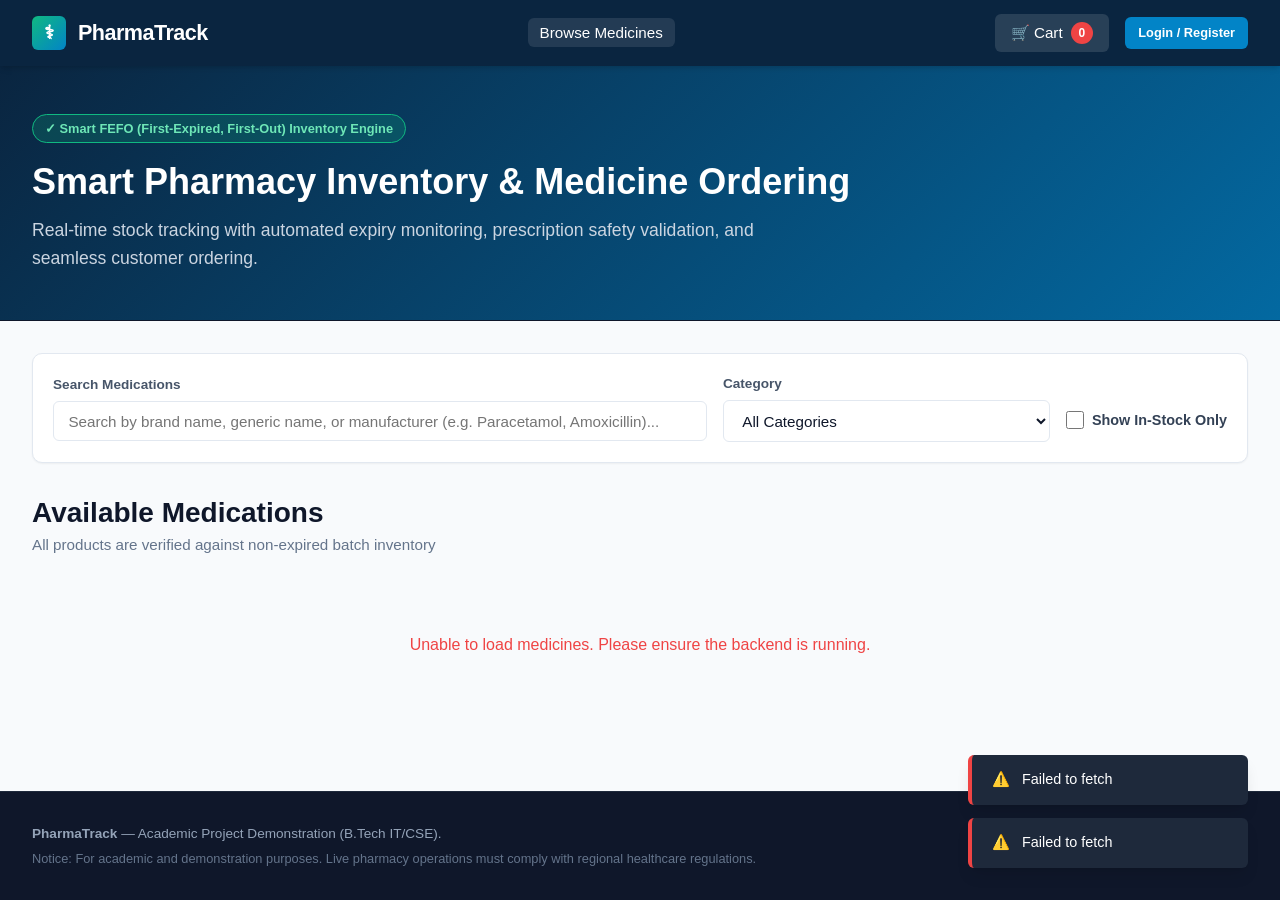
<file: frontend/index.html>
<!DOCTYPE html>
<html lang="en">
<head>
    <meta charset="UTF-8">
    <meta name="viewport" content="width=device-width, initial-scale=1.0">
    <title>PharmaTrack - Smart Pharmacy Inventory & Medicine Ordering</title>
    <link rel="stylesheet" href="css/style.css">
</head>
<body>

    <!-- Dynamic Header Mount -->
    <div id="navbar-mount"></div>

    <!-- Hero / Welcome Banner -->
    <div style="background: linear-gradient(135deg, #0a2540 0%, #0369a1 100%); color: #ffffff; padding: 3rem 2rem; border-bottom: 1px solid #0f172a;">
        <div style="max-width: 1280px; margin: 0 auto;">
            <div style="display: inline-block; background: rgba(16, 185, 129, 0.2); border: 1px solid #10b981; color: #6ee7b7; padding: 0.25rem 0.75rem; border-radius: 9999px; font-size: 0.8rem; font-weight: 700; margin-bottom: 1rem;">
                ✓ Smart FEFO (First-Expired, First-Out) Inventory Engine
            </div>
            <h1 style="font-size: 2.25rem; font-weight: 800; color: #ffffff; margin-bottom: 0.75rem;">
                Smart Pharmacy Inventory & Medicine Ordering
            </h1>
            <p style="font-size: 1.1rem; color: #cbd5e1; max-width: 750px; line-height: 1.6;">
                Real-time stock tracking with automated expiry monitoring, prescription safety validation, and seamless customer ordering.
            </p>
        </div>
    </div>

    <!-- Main Container -->
    <div class="container">

        <!-- Search & Filter Controls -->
        <div class="search-bar-container">
            <div class="form-group" style="flex: 2;">
                <label class="form-label" for="search-query">Search Medications</label>
                <input type="text" id="search-query" class="form-control" placeholder="Search by brand name, generic name, or manufacturer (e.g. Paracetamol, Amoxicillin)...">
            </div>

            <div class="form-group">
                <label class="form-label" for="category-filter">Category</label>
                <select id="category-filter" class="form-control">
                    <option value="">All Categories</option>
                </select>
            </div>

            <div style="display: flex; align-items: center; gap: 0.5rem; margin-top: 1.5rem;">
                <input type="checkbox" id="instock-filter" style="width: 18px; height: 18px; cursor: pointer;">
                <label for="instock-filter" style="font-size: 0.9rem; font-weight: 600; cursor: pointer; color: #334155;">
                    Show In-Stock Only
                </label>
            </div>
        </div>

        <!-- Catalog Section Header -->
        <div class="page-header">
            <div>
                <h2 class="page-title">Available Medications</h2>
                <p class="page-subtitle">All products are verified against non-expired batch inventory</p>
            </div>
        </div>

        <!-- Medicine Grid -->
        <div class="catalog-grid" id="catalog-grid">
            <!-- Rendered by catalog.js -->
        </div>

    </div>

    <!-- Medicine Detail Modal -->
    <div class="modal-overlay" id="medicine-detail-modal">
        <div class="modal-content">
            <div class="modal-header">
                <h3 class="modal-title" id="modal-med-name">Medicine Details</h3>
                <button class="modal-close" onclick="closeMedicineModal()">&times;</button>
            </div>
            <div class="modal-body">
                <div id="modal-med-rx-notice" class="alert alert-warning" style="display: none;">
                    <strong>Prescription Required:</strong> This medication requires a valid doctor's prescription note during checkout. It will be reviewed by our licensed pharmacy staff before dispatch.
                </div>

                <div style="display: grid; grid-template-columns: 1fr 1fr; gap: 1rem; margin-bottom: 1.25rem;">
                    <div>
                        <span style="font-size: 0.8rem; color: #64748b;">Generic Formulation</span>
                        <div style="font-weight: 600;" id="modal-med-generic">-</div>
                    </div>
                    <div>
                        <span style="font-size: 0.8rem; color: #64748b;">Therapeutic Category</span>
                        <div style="font-weight: 600;" id="modal-med-category">-</div>
                    </div>
                    <div>
                        <span style="font-size: 0.8rem; color: #64748b;">Dosage Form</span>
                        <div style="font-weight: 600;" id="modal-med-dosage">-</div>
                    </div>
                    <div>
                        <span style="font-size: 0.8rem; color: #64748b;">Manufacturer</span>
                        <div style="font-weight: 600;" id="modal-med-mfr">-</div>
                    </div>
                    <div>
                        <span style="font-size: 0.8rem; color: #64748b;">SKU / Product Code</span>
                        <div style="font-weight: 600;" id="modal-med-sku">-</div>
                    </div>
                    <div>
                        <span style="font-size: 0.8rem; color: #64748b;">Eligible Stock</span>
                        <div style="font-weight: 600; color: #10b981;" id="modal-med-stock">-</div>
                    </div>
                </div>

                <div style="margin-bottom: 1rem;">
                    <span style="font-size: 0.8rem; color: #64748b;">Clinical Indication & Description</span>
                    <p style="margin-top: 0.25rem; font-size: 0.9rem; color: #334155; line-height: 1.5;" id="modal-med-desc">-</p>
                </div>

                <div style="background: #f8fafc; padding: 1rem; border-radius: 8px; display: flex; justify-content: space-between; align-items: center;">
                    <span style="font-size: 0.95rem; font-weight: 600;">Unit Price:</span>
                    <span style="font-size: 1.5rem; font-weight: 800; color: #0284c7;" id="modal-med-price">$0.00</span>
                </div>
            </div>
            <div class="modal-footer">
                <button class="btn btn-secondary" onclick="closeMedicineModal()">Close</button>
                <button class="btn btn-primary" id="modal-add-cart-btn" onclick="addToCartFromModal()">+ Add to Cart</button>
            </div>
        </div>
    </div>

    <!-- Footer -->
    <footer class="footer">
        <div class="footer-content">
            <div>
                <strong>PharmaTrack</strong> — Academic Project Demonstration (B.Tech IT/CSE).
                <div style="font-size: 0.8rem; color: #64748b; margin-top: 0.25rem;">
                    Notice: For academic and demonstration purposes. Live pharmacy operations must comply with regional healthcare regulations.
                </div>
            </div>
            <div>
                <a href="login.html" style="color: #94a3b8; margin-left: 1rem;">Admin & Staff Login</a>
            </div>
        </div>
    </footer>

    <!-- Scripts -->
    <script src="js/api.js"></script>
    <script src="js/catalog.js"></script>
</body>
</html>
</file>
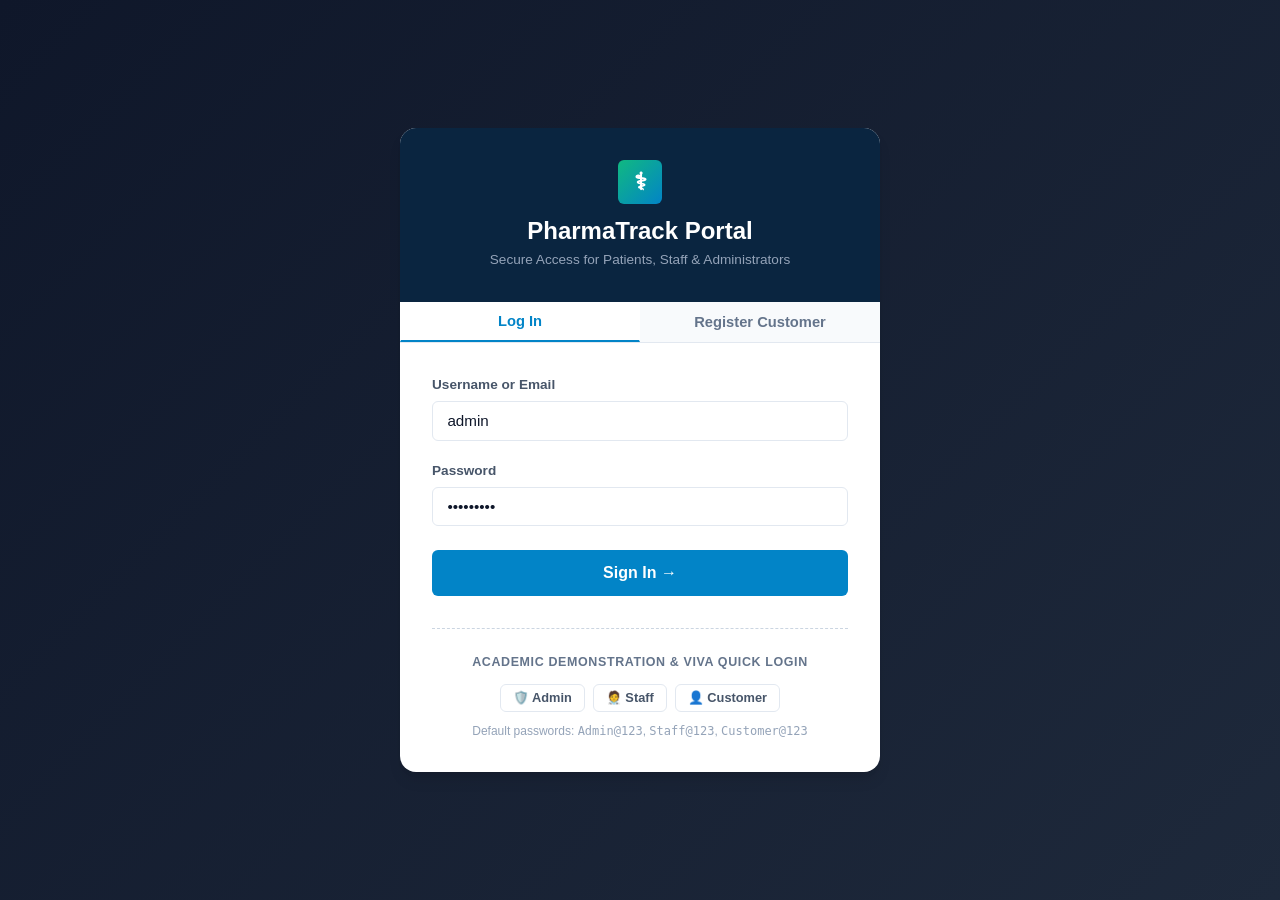
<file: frontend/admin-batches.html>
<!DOCTYPE html>
<html lang="en">
<head>
    <meta charset="UTF-8">
    <meta name="viewport" content="width=device-width, initial-scale=1.0">
    <title>Batches & Expiry Management (FEFO) - PharmaTrack</title>
    <link rel="stylesheet" href="css/style.css">
</head>
<body>

    <!-- Header Mount -->
    <div id="navbar-mount"></div>

    <!-- Admin Sub-Navigation -->
    <div class="sub-nav">
        <a href="admin-dashboard.html">📊 Overview</a>
        <a href="admin-medicines.html">💊 Medicines & Categories</a>
        <a href="admin-batches.html" class="active">📦 Batches & Expiry (FEFO)</a>
        <a href="admin-suppliers.html">🏭 Suppliers & Restocking</a>
        <a href="admin-orders.html">🛍️ Order Fulfillment & Rx</a>
        <a href="admin-reports.html">📈 Reports & CSV Export</a>
    </div>

    <div class="container">
        
        <div class="page-header">
            <div>
                <h1 class="page-title">Batch Tracking & Expiry Control (FEFO)</h1>
                <p class="page-subtitle">Granular batch-level inventory tracking with automated First-Expired First-Out rules</p>
            </div>
            <button class="btn btn-primary btn-sm" onclick="openNewBatchModal()">+ Add New Stock Batch</button>
        </div>

        <!-- Filter Bar -->
        <div class="search-bar-container">
            <div class="form-group" style="flex: 2;">
                <label class="form-label" for="batch-search">Search Batches</label>
                <input type="text" id="batch-search" class="form-control" placeholder="Search by batch number, medicine name, or supplier...">
            </div>

            <div class="form-group">
                <label class="form-label" for="batch-status-filter">Batch Status Filter</label>
                <select id="batch-status-filter" class="form-control">
                    <option value="">All Batches</option>
                    <option value="ACTIVE">Active & Safe Stock</option>
                    <option value="NEAR_EXPIRY">Near Expiry (≤ 30 Days)</option>
                    <option value="EXPIRED">Expired Stock (Blocked)</option>
                    <option value="DEPLETED">Depleted (0 Units)</option>
                </select>
            </div>
        </div>

        <!-- Batches Table -->
        <div class="table-responsive">
            <table class="table">
                <thead>
                    <tr>
                        <th>Batch ID</th>
                        <th>Medicine</th>
                        <th>Batch #</th>
                        <th>Mfg Date</th>
                        <th>Expiry Date</th>
                        <th>Stock (Avail / Rcvd)</th>
                        <th>Cost</th>
                        <th>Expiry Status</th>
                        <th>Actions</th>
                    </tr>
                </thead>
                <tbody id="batches-table-body">
                    <!-- Rendered by inventory.js -->
                </tbody>
            </table>
        </div>

    </div>

    <!-- New Batch Modal -->
    <div class="modal-overlay" id="new-batch-modal">
        <div class="modal-content" style="max-width: 600px;">
            <div class="modal-header">
                <h3 class="modal-title">Record Incoming Medicine Batch</h3>
                <button class="modal-close" onclick="closeNewBatchModal()">&times;</button>
            </div>
            <form id="form-new-batch">
                <div class="modal-body">
                    <div class="form-group" style="margin-bottom: 1rem;">
                        <label class="form-label" for="new-batch-medicine">Target Medicine *</label>
                        <select id="new-batch-medicine" class="form-control" required>
                            <!-- Dynamically loaded -->
                        </select>
                    </div>

                    <div style="display: grid; grid-template-columns: 1fr 1fr; gap: 1rem; margin-bottom: 1rem;">
                        <div class="form-group">
                            <label class="form-label" for="new-batch-number">Batch Number *</label>
                            <input type="text" id="new-batch-number" class="form-control" required placeholder="e.g. PCM-2026-X1">
                        </div>
                        <div class="form-group">
                            <label class="form-label" for="new-batch-supplier">Supplier</label>
                            <select id="new-batch-supplier" class="form-control">
                                <!-- Dynamically loaded -->
                            </select>
                        </div>
                    </div>

                    <div style="display: grid; grid-template-columns: 1fr 1fr; gap: 1rem; margin-bottom: 1rem;">
                        <div class="form-group">
                            <label class="form-label" for="new-batch-mfg">Manufacturing Date *</label>
                            <input type="date" id="new-batch-mfg" class="form-control" required>
                        </div>
                        <div class="form-group">
                            <label class="form-label" for="new-batch-exp">Expiry Date *</label>
                            <input type="date" id="new-batch-exp" class="form-control" required>
                        </div>
                    </div>

                    <div style="display: grid; grid-template-columns: 1fr 1fr; gap: 1rem; margin-bottom: 1rem;">
                        <div class="form-group">
                            <label class="form-label" for="new-batch-qty">Quantity Received *</label>
                            <input type="number" id="new-batch-qty" class="form-control" required min="1" placeholder="100">
                        </div>
                        <div class="form-group">
                            <label class="form-label" for="new-batch-cost">Unit Purchase Cost ($) *</label>
                            <input type="number" id="new-batch-cost" class="form-control" required min="0.00" step="0.01" placeholder="2.50">
                        </div>
                    </div>
                </div>
                <div class="modal-footer">
                    <button type="button" class="btn btn-secondary" onclick="closeNewBatchModal()">Cancel</button>
                    <button type="submit" class="btn btn-primary">+ Add Batch & Log Receipt</button>
                </div>
            </form>
        </div>
    </div>

    <!-- Stock Adjustment Modal -->
    <div class="modal-overlay" id="stock-adjustment-modal">
        <div class="modal-content">
            <div class="modal-header">
                <h3 class="modal-title">Inventory Stock Adjustment</h3>
                <button class="modal-close" onclick="closeAdjustmentModal()">&times;</button>
            </div>
            <form id="form-stock-adjustment">
                <div class="modal-body">
                    <div style="background: #f8fafc; padding: 0.85rem; border-radius: 8px; margin-bottom: 1.25rem; font-size: 0.9rem;">
                        <span style="color: #64748b;">Target Batch:</span>
                        <div style="font-weight: 700; color: #0f172a;" id="adj-modal-batch-info">-</div>
                    </div>

                    <div style="display: grid; grid-template-columns: 1fr 1fr; gap: 1rem; margin-bottom: 1rem;">
                        <div class="form-group">
                            <label class="form-label" for="adj-type">Adjustment Action *</label>
                            <select id="adj-type" class="form-control" required>
                                <option value="INCREASE">INCREASE (+ Units)</option>
                                <option value="DECREASE">DECREASE (- Units)</option>
                                <option value="DISPOSAL">EXPIRED DISPOSAL (Safe Discard)</option>
                            </select>
                        </div>
                        <div class="form-group">
                            <label class="form-label" for="adj-qty">Quantity (Units) *</label>
                            <input type="number" id="adj-qty" class="form-control" required min="1" value="1">
                        </div>
                    </div>

                    <div class="form-group" style="margin-bottom: 1rem;">
                        <label class="form-label" for="adj-reason">Mandatory Audit Reason *</label>
                        <select id="adj-reason" class="form-control" required>
                            <option value="">Select Audit Reason...</option>
                            <option value="Damaged / Broken packaging in storage">Damaged / Broken packaging in storage</option>
                            <option value="Physical cycle-count discrepancy">Physical cycle-count discrepancy</option>
                            <option value="Customer return inspection passed">Customer return inspection passed</option>
                            <option value="Expired batch quarantined and disposed">Expired batch quarantined and disposed</option>
                            <option value="Quality assurance testing sample">Quality assurance testing sample</option>
                        </select>
                    </div>

                    <div class="form-group">
                        <label class="form-label" for="adj-notes">Additional Pharmacist Notes</label>
                        <input type="text" id="adj-notes" class="form-control" placeholder="Optional reference notes">
                    </div>
                </div>
                <div class="modal-footer">
                    <button type="button" class="btn btn-secondary" onclick="closeAdjustmentModal()">Cancel</button>
                    <button type="submit" class="btn btn-danger">Confirm Adjustment & Log</button>
                </div>
            </form>
        </div>
    </div>

    <script src="js/api.js"></script>
    <script src="js/auth.js"></script>
    <script src="js/inventory.js"></script>
</body>
</html>
</file>
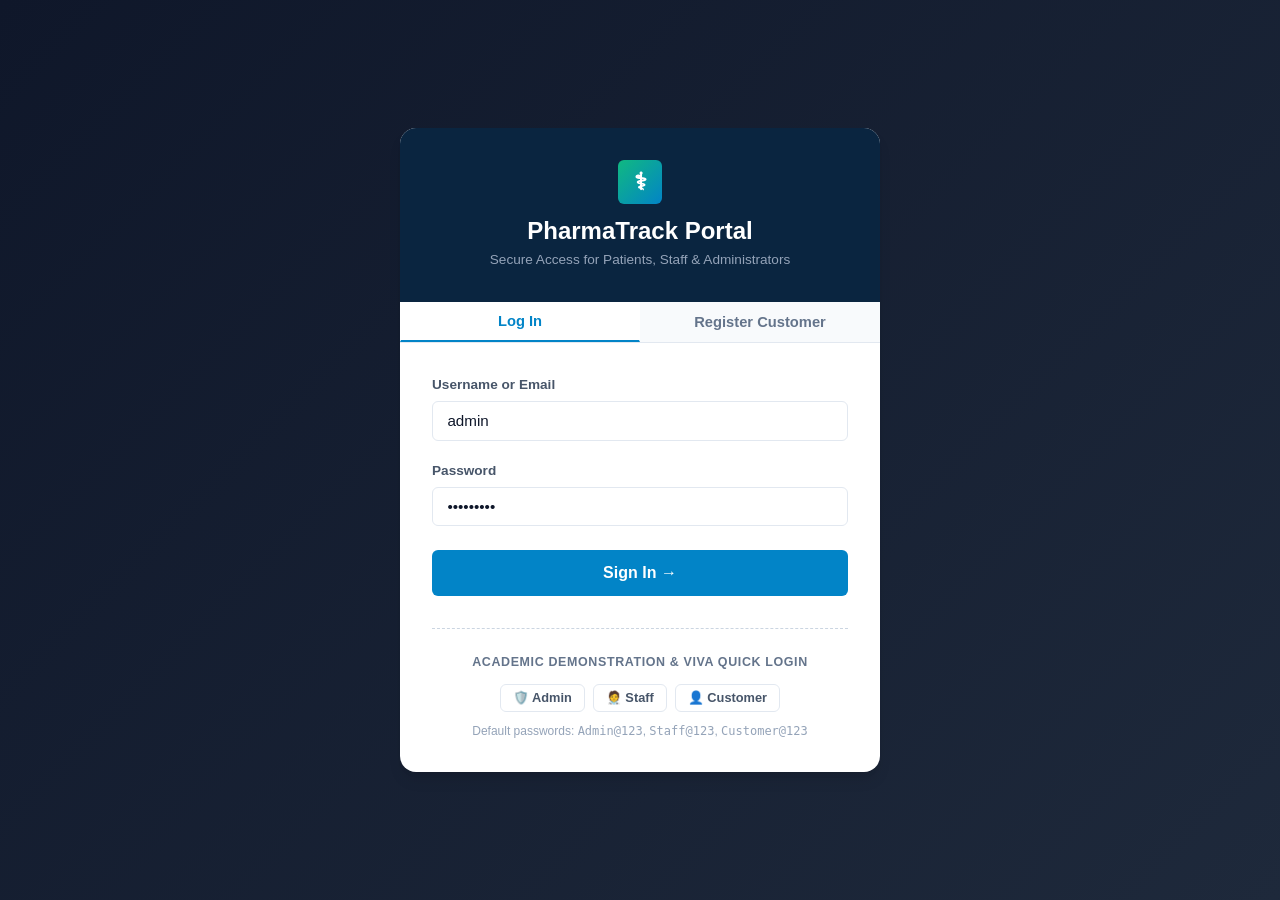
<file: frontend/admin-dashboard.html>
<!DOCTYPE html>
<html lang="en">
<head>
    <meta charset="UTF-8">
    <meta name="viewport" content="width=device-width, initial-scale=1.0">
    <title>Administrator Dashboard - PharmaTrack</title>
    <link rel="stylesheet" href="css/style.css">
</head>
<body>

    <!-- Header Mount -->
    <div id="navbar-mount"></div>

    <!-- Admin Sub-Navigation -->
    <div class="sub-nav">
        <a href="admin-dashboard.html" class="active">📊 Overview</a>
        <a href="admin-medicines.html">💊 Medicines & Categories</a>
        <a href="admin-batches.html">📦 Batches & Expiry (FEFO)</a>
        <a href="admin-suppliers.html">🏭 Suppliers & Restocking</a>
        <a href="admin-orders.html">🛍️ Order Fulfillment & Rx</a>
        <a href="admin-reports.html">📈 Reports & CSV Export</a>
    </div>

    <div class="container">
        
        <div class="page-header">
            <div>
                <h1 class="page-title">Pharmacy Operations Command Center</h1>
                <p class="page-subtitle">Real-time inventory metrics, FEFO batch allocations, and expiry control</p>
            </div>
            <div style="display: flex; gap: 0.75rem;">
                <a href="admin-batches.html?action=new" class="btn btn-primary btn-sm">+ Add Stock Batch</a>
                <a href="admin-suppliers.html" class="btn btn-outline btn-sm">+ Restock PO</a>
            </div>
        </div>

        <!-- Metric KPI Cards -->
        <div class="grid-cards">
            
            <div class="card metric-card">
                <div class="metric-icon metric-primary">💊</div>
                <div>
                    <div class="metric-value" id="kpi-medicines">0</div>
                    <div class="metric-label">Active Medicines</div>
                </div>
            </div>

            <div class="card metric-card">
                <div class="metric-icon metric-success">📦</div>
                <div>
                    <div class="metric-value" id="kpi-stock">0</div>
                    <div class="metric-label">Eligible Stock Units</div>
                </div>
            </div>

            <div class="card metric-card">
                <div class="metric-icon metric-warning">⚠️</div>
                <div>
                    <div class="metric-value" id="kpi-lowstock" style="color: #d97706;">0</div>
                    <div class="metric-label">Low-Stock Alerts</div>
                </div>
            </div>

            <div class="card metric-card">
                <div class="metric-icon metric-warning">⏳</div>
                <div>
                    <div class="metric-value" id="kpi-nearexpiry" style="color: #b45309;">0</div>
                    <div class="metric-label">Near-Expiry Batches (≤30d)</div>
                </div>
            </div>

            <div class="card metric-card">
                <div class="metric-icon metric-danger">⛔</div>
                <div>
                    <div class="metric-value" id="kpi-expired" style="color: #dc2626;">0</div>
                    <div class="metric-label">Expired Batches (Blocked)</div>
                </div>
            </div>

            <div class="card metric-card">
                <div class="metric-icon metric-info">🛍️</div>
                <div>
                    <div class="metric-value" id="kpi-pending-orders">0</div>
                    <div class="metric-label">Pending Orders</div>
                </div>
            </div>

        </div>

        <!-- Real-Time Alerts Banner Mount -->
        <div id="dashboard-alerts">
            <!-- Rendered by admin.js -->
        </div>

        <!-- Two Column Content Section -->
        <div style="display: grid; grid-template-columns: 2fr 1fr; gap: 1.75rem; margin-top: 1rem;">
            
            <!-- Recent Orders Section -->
            <div class="card" style="padding: 0; overflow: hidden;">
                <div style="padding: 1.25rem 1.5rem; background: #f8fafc; border-bottom: 1px solid var(--border-color); display: flex; justify-content: space-between; align-items: center;">
                    <div style="font-weight: 700; color: #0f172a;">Recent Customer Orders</div>
                    <a href="admin-orders.html" style="font-size: 0.85rem; font-weight: 600;">View All Orders →</a>
                </div>
                <div class="table-responsive" style="border: none; border-radius: 0; box-shadow: none;">
                    <table class="table">
                        <thead>
                            <tr>
                                <th>Order #</th>
                                <th>Customer</th>
                                <th>Date</th>
                                <th>Total</th>
                                <th>Prescription</th>
                                <th>Status</th>
                                <th>Action</th>
                            </tr>
                        </thead>
                        <tbody id="recent-orders-body">
                            <!-- Rendered by admin.js -->
                        </tbody>
                    </table>
                </div>
            </div>

            <!-- Recent Stock Movements Audit Section -->
            <div class="card">
                <div style="display: flex; justify-content: space-between; align-items: center; margin-bottom: 1rem; padding-bottom: 0.75rem; border-bottom: 1px solid var(--border-color);">
                    <div style="font-weight: 700; color: #0f172a;">Live Stock Movement Audit</div>
                    <a href="admin-reports.html?tab=movements" style="font-size: 0.85rem; font-weight: 600;">Full Log →</a>
                </div>
                <div id="recent-movements-list">
                    <!-- Rendered by admin.js -->
                </div>
            </div>

        </div>

    </div>

    <script src="js/api.js"></script>
    <script src="js/auth.js"></script>
    <script src="js/admin.js"></script>
</body>
</html>
</file>
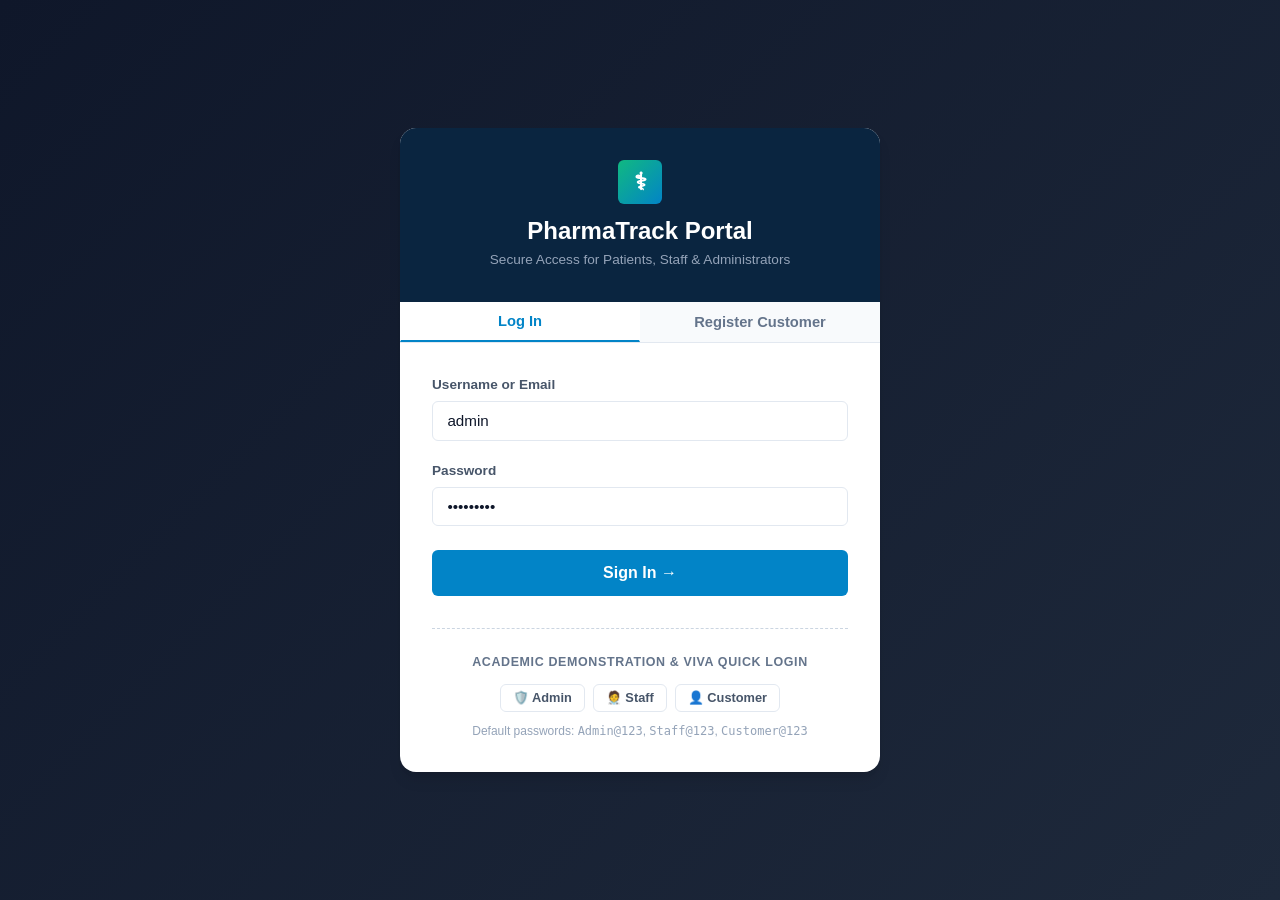
<file: frontend/admin-medicines.html>
<!DOCTYPE html>
<html lang="en">
<head>
    <meta charset="UTF-8">
    <meta name="viewport" content="width=device-width, initial-scale=1.0">
    <title>Medicine & Category Management - PharmaTrack</title>
    <link rel="stylesheet" href="css/style.css">
</head>
<body>

    <!-- Header Mount -->
    <div id="navbar-mount"></div>

    <!-- Admin Sub-Navigation -->
    <div class="sub-nav">
        <a href="admin-dashboard.html">📊 Overview</a>
        <a href="admin-medicines.html" class="active">💊 Medicines & Categories</a>
        <a href="admin-batches.html">📦 Batches & Expiry (FEFO)</a>
        <a href="admin-suppliers.html">🏭 Suppliers & Restocking</a>
        <a href="admin-orders.html">🛍️ Order Fulfillment & Rx</a>
        <a href="admin-reports.html">📈 Reports & CSV Export</a>
    </div>

    <div class="container">
        
        <div class="page-header">
            <div>
                <h1 class="page-title">Medicine Catalog & Formulary Management</h1>
                <p class="page-subtitle">Configure pharmaceutical products, minimum stock thresholds, and prescription rules</p>
            </div>
            <div style="display: flex; gap: 0.75rem;">
                <button class="btn btn-outline btn-sm" onclick="openCategoryModal()">+ Manage Categories</button>
                <button class="btn btn-primary btn-sm" onclick="openMedicineModal()">+ Add New Medicine</button>
            </div>
        </div>

        <!-- Filter Bar -->
        <div class="search-bar-container">
            <div class="form-group" style="flex: 2;">
                <label class="form-label" for="med-search">Search Products</label>
                <input type="text" id="med-search" class="form-control" placeholder="Search by SKU, Name, Generic formulation, or Manufacturer...">
            </div>
        </div>

        <!-- Medicines Table -->
        <div class="table-responsive">
            <table class="table">
                <thead>
                    <tr>
                        <th>SKU</th>
                        <th>Medicine Name</th>
                        <th>Category</th>
                        <th>Manufacturer</th>
                        <th>Unit Price</th>
                        <th>Min Threshold</th>
                        <th>Eligible Stock</th>
                        <th>Rx Flag</th>
                        <th>Status</th>
                        <th>Actions</th>
                    </tr>
                </thead>
                <tbody id="medicines-table-body">
                    <!-- Rendered by medicines-admin.js -->
                </tbody>
            </table>
        </div>

    </div>

    <!-- Add/Edit Medicine Modal -->
    <div class="modal-overlay" id="medicine-form-modal">
        <div class="modal-content" style="max-width: 650px;">
            <div class="modal-header">
                <h3 class="modal-title" id="med-modal-title">Add New Medicine</h3>
                <button class="modal-close" onclick="closeMedicineFormModal()">&times;</button>
            </div>
            <form id="form-medicine">
                <div class="modal-body">
                    <input type="hidden" id="edit-med-id">

                    <div style="display: grid; grid-template-columns: 1fr 1fr; gap: 1rem; margin-bottom: 1rem;">
                        <div class="form-group">
                            <label class="form-label" for="med-form-name">Medicine Name *</label>
                            <input type="text" id="med-form-name" class="form-control" required placeholder="e.g. Paracetamol 500mg">
                        </div>
                        <div class="form-group">
                            <label class="form-label" for="med-form-generic">Generic Name</label>
                            <input type="text" id="med-form-generic" class="form-control" placeholder="e.g. Acetaminophen">
                        </div>
                    </div>

                    <div style="display: grid; grid-template-columns: 1fr 1fr; gap: 1rem; margin-bottom: 1rem;">
                        <div class="form-group">
                            <label class="form-label" for="med-form-sku">SKU / Product Code *</label>
                            <input type="text" id="med-form-sku" class="form-control" required placeholder="e.g. MED-PCM-500">
                        </div>
                        <div class="form-group">
                            <label class="form-label" for="med-form-category">Category *</label>
                            <select id="med-form-category" class="form-control" required>
                                <!-- Categories loaded dynamically -->
                            </select>
                        </div>
                    </div>

                    <div style="display: grid; grid-template-columns: 1fr 1fr; gap: 1rem; margin-bottom: 1rem;">
                        <div class="form-group">
                            <label class="form-label" for="med-form-mfr">Manufacturer *</label>
                            <input type="text" id="med-form-mfr" class="form-control" required placeholder="e.g. GSK Healthcare">
                        </div>
                        <div class="form-group">
                            <label class="form-label" for="med-form-dosage">Dosage Form</label>
                            <select id="med-form-dosage" class="form-control">
                                <option value="Tablet">Tablet</option>
                                <option value="Capsule">Capsule</option>
                                <option value="Syrup">Syrup</option>
                                <option value="Injection">Injection</option>
                                <option value="Inhaler">Inhaler</option>
                                <option value="Ointment">Ointment</option>
                                <option value="Effervescent Tablet">Effervescent Tablet</option>
                            </select>
                        </div>
                    </div>

                    <div style="display: grid; grid-template-columns: 1fr 1fr; gap: 1rem; margin-bottom: 1rem;">
                        <div class="form-group">
                            <label class="form-label" for="med-form-price">Unit Price ($) *</label>
                            <input type="number" id="med-form-price" class="form-control" required step="0.01" min="0.01" placeholder="4.50">
                        </div>
                        <div class="form-group">
                            <label class="form-label" for="med-form-threshold">Min Stock Threshold *</label>
                            <input type="number" id="med-form-threshold" class="form-control" required min="0" value="20">
                        </div>
                    </div>

                    <div class="form-group" style="margin-bottom: 1rem;">
                        <label class="form-label" for="med-form-desc">Clinical Description & Indications</label>
                        <textarea id="med-form-desc" class="form-control" rows="2" placeholder="Brief clinical indication and usage..."></textarea>
                    </div>

                    <div style="display: flex; align-items: center; gap: 0.5rem; margin-top: 0.5rem;">
                        <input type="checkbox" id="med-form-rx" style="width: 18px; height: 18px; cursor: pointer;">
                        <label for="med-form-rx" style="font-size: 0.9rem; font-weight: 600; cursor: pointer; color: #b91c1c;">
                            Prescription Required (Enforce doctor verification workflow)
                        </label>
                    </div>
                </div>
                <div class="modal-footer">
                    <button type="button" class="btn btn-secondary" onclick="closeMedicineFormModal()">Cancel</button>
                    <button type="submit" class="btn btn-primary" id="med-submit-btn">Save Medicine</button>
                </div>
            </form>
        </div>
    </div>

    <!-- Category Management Modal -->
    <div class="modal-overlay" id="category-modal">
        <div class="modal-content">
            <div class="modal-header">
                <h3 class="modal-title">Medicine Categories</h3>
                <button class="modal-close" onclick="closeCategoryModal()">&times;</button>
            </div>
            <div class="modal-body">
                <form id="form-category" style="margin-bottom: 1.5rem; background: #f8fafc; padding: 1rem; border-radius: 8px;">
                    <h4 style="margin-bottom: 0.75rem;">Create New Category</h4>
                    <div class="form-group" style="margin-bottom: 0.75rem;">
                        <label class="form-label" for="cat-name">Category Name *</label>
                        <input type="text" id="cat-name" class="form-control" required placeholder="e.g. Dermatologicals">
                    </div>
                    <div class="form-group" style="margin-bottom: 0.75rem;">
                        <label class="form-label" for="cat-desc">Description</label>
                        <input type="text" id="cat-desc" class="form-control" placeholder="Description of medication category">
                    </div>
                    <button type="submit" class="btn btn-success btn-sm">+ Save Category</button>
                </form>

                <h4>Existing Categories</h4>
                <div id="category-list-container" style="max-height: 240px; overflow-y: auto; margin-top: 0.5rem;">
                    <!-- Categories list -->
                </div>
            </div>
            <div class="modal-footer">
                <button class="btn btn-secondary" onclick="closeCategoryModal()">Done</button>
            </div>
        </div>
    </div>

    <script src="js/api.js"></script>
    <script src="js/auth.js"></script>
    <script src="js/medicines-admin.js"></script>
</body>
</html>
</file>
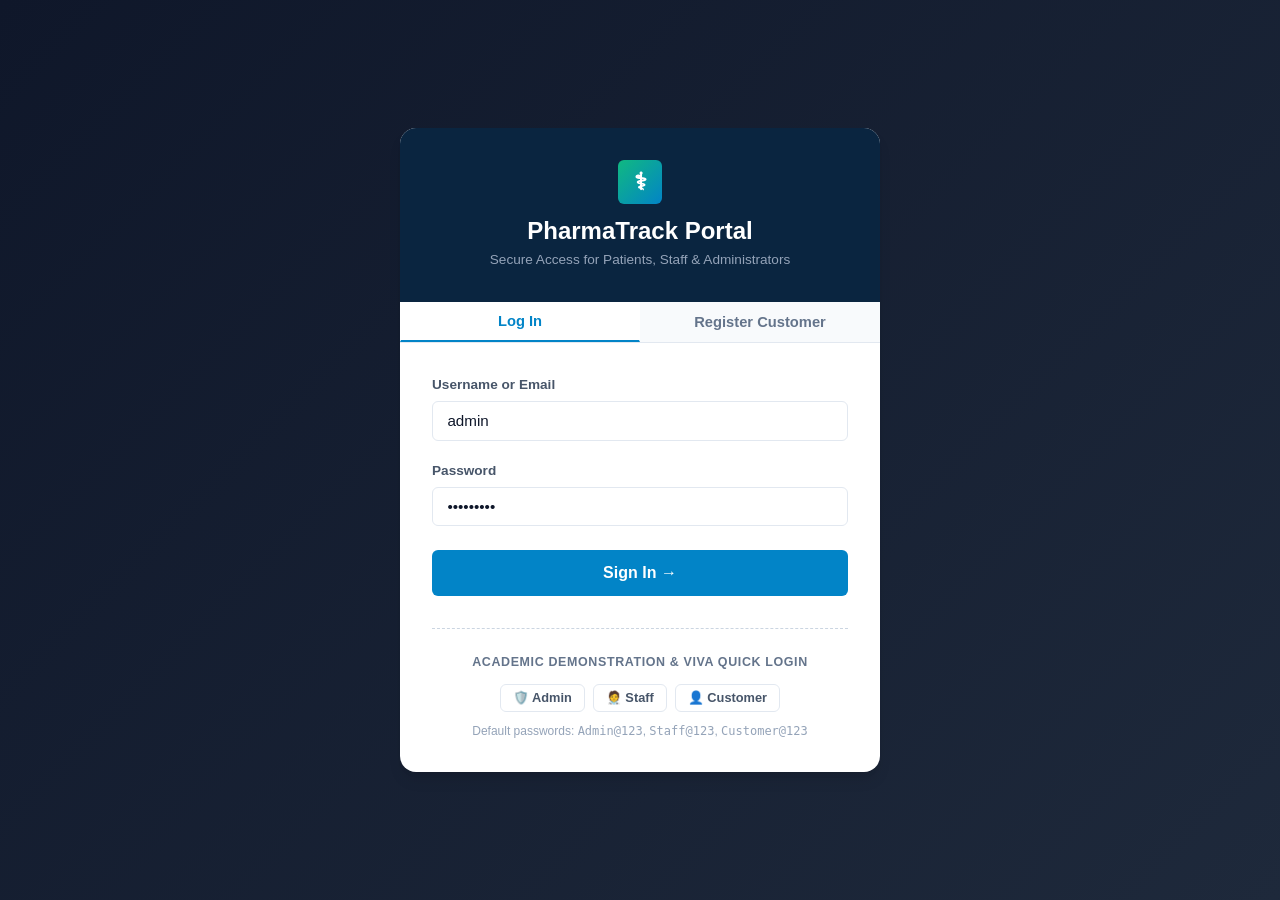
<file: frontend/admin-orders.html>
<!DOCTYPE html>
<html lang="en">
<head>
    <meta charset="UTF-8">
    <meta name="viewport" content="width=device-width, initial-scale=1.0">
    <title>Customer Order Fulfillment & Rx Verification - PharmaTrack</title>
    <link rel="stylesheet" href="css/style.css">
</head>
<body>

    <!-- Header Mount -->
    <div id="navbar-mount"></div>

    <!-- Admin Sub-Navigation -->
    <div class="sub-nav">
        <a href="admin-dashboard.html">📊 Overview</a>
        <a href="admin-medicines.html">💊 Medicines & Categories</a>
        <a href="admin-batches.html">📦 Batches & Expiry (FEFO)</a>
        <a href="admin-suppliers.html">🏭 Suppliers & Restocking</a>
        <a href="admin-orders.html" class="active">🛍️ Order Fulfillment & Rx</a>
        <a href="admin-reports.html">📈 Reports & CSV Export</a>
    </div>

    <div class="container">
        
        <div class="page-header">
            <div>
                <h1 class="page-title">Order Processing & Prescription Verification</h1>
                <p class="page-subtitle">Review orders, verify doctor prescriptions, and manage fulfillment workflow</p>
            </div>
        </div>

        <!-- Filter Bar -->
        <div class="search-bar-container">
            <div class="form-group" style="flex: 2;">
                <label class="form-label" for="order-search">Search Orders</label>
                <input type="text" id="order-search" class="form-control" placeholder="Search by Order #, Customer Name, or Phone...">
            </div>

            <div class="form-group">
                <label class="form-label" for="order-status-filter">Status Filter</label>
                <select id="order-status-filter" class="form-control">
                    <option value="">All Statuses</option>
                    <option value="PENDING">PENDING (Action Required)</option>
                    <option value="CONFIRMED">CONFIRMED</option>
                    <option value="PROCESSING">PROCESSING</option>
                    <option value="READY_FOR_DISPATCH">READY FOR DISPATCH</option>
                    <option value="COMPLETED">COMPLETED</option>
                    <option value="CANCELLED">CANCELLED</option>
                    <option value="REJECTED">REJECTED</option>
                </select>
            </div>
        </div>

        <!-- Orders Table -->
        <div class="table-responsive">
            <table class="table">
                <thead>
                    <tr>
                        <th>Order #</th>
                        <th>Customer</th>
                        <th>Date</th>
                        <th>Total</th>
                        <th>Prescription Status</th>
                        <th>Payment</th>
                        <th>Order Status</th>
                        <th>Actions</th>
                    </tr>
                </thead>
                <tbody id="orders-admin-body">
                    <!-- Rendered by orders-admin.js -->
                </tbody>
            </table>
        </div>

    </div>

    <!-- Manage / Process Order Modal -->
    <div class="modal-overlay" id="manage-order-modal">
        <div class="modal-content" style="max-width: 650px;">
            <div class="modal-header">
                <h3 class="modal-title" id="manage-modal-title">Process Order</h3>
                <button class="modal-close" onclick="closeManageOrderModal()">&times;</button>
            </div>
            <div class="modal-body">
                
                <!-- Customer Details Summary -->
                <div style="display: grid; grid-template-columns: 1fr 1fr; gap: 1rem; margin-bottom: 1.25rem; font-size: 0.88rem; background: #f8fafc; padding: 1rem; border-radius: 8px;">
                    <div>
                        <span style="color: #64748b;">Customer Name:</span>
                        <div style="font-weight: 700;" id="m-cust-name">-</div>
                    </div>
                    <div>
                        <span style="color: #64748b;">Phone:</span>
                        <div style="font-weight: 700;" id="m-cust-phone">-</div>
                    </div>
                    <div style="grid-column: 1/-1;">
                        <span style="color: #64748b;">Delivery Address:</span>
                        <div style="font-weight: 600;" id="m-cust-address">-</div>
                    </div>
                </div>

                <!-- Prescription Verification Section -->
                <div id="m-rx-box" style="display: none; background: #fffbeb; border: 1px solid #fef3c7; border-radius: 8px; padding: 1rem; margin-bottom: 1.25rem;">
                    <div style="display: flex; gap: 0.5rem; align-items: center; margin-bottom: 0.5rem;">
                        <span style="font-size: 1.25rem;">📋</span>
                        <h4 style="color: #92400e;">Doctor's Prescription Review</h4>
                    </div>
                    <div style="font-size: 0.85rem; color: #78350f; margin-bottom: 0.75rem;">
                        <strong>Prescription Details Provided:</strong>
                        <p id="m-rx-note" style="margin-top: 0.25rem; font-style: italic;">-</p>
                    </div>
                    <div class="form-group">
                        <label class="form-label" for="m-rx-verifier" style="color: #92400e;">
                            Pharmacist Verification Signature *
                        </label>
                        <input type="text" id="m-rx-verifier" class="form-control" placeholder="e.g. Sarah Jenkins, R.Ph. (License #PH-9921)">
                    </div>
                </div>

                <!-- Order Items & FEFO Allocated Batches -->
                <h4 style="margin-bottom: 0.5rem; font-size: 0.95rem;">Allocated Medicines & Batches (FEFO)</h4>
                <div id="m-order-items-list" style="margin-bottom: 1.5rem;">
                    <!-- Rendered dynamically -->
                </div>

                <!-- Update Status Form -->
                <div style="border-top: 1px solid var(--border-color); padding-top: 1.25rem;">
                    <h4 style="margin-bottom: 0.75rem;">Update Order Progression</h4>
                    <div style="display: grid; grid-template-columns: 1fr 1fr; gap: 1rem; margin-bottom: 1rem;">
                        <div class="form-group">
                            <label class="form-label" for="m-new-status">Transition Status *</label>
                            <select id="m-new-status" class="form-control">
                                <option value="CONFIRMED">CONFIRMED</option>
                                <option value="PROCESSING">PROCESSING</option>
                                <option value="READY_FOR_DISPATCH">READY FOR DISPATCH</option>
                                <option value="COMPLETED">COMPLETED (Delivered)</option>
                                <option value="REJECTED">REJECTED (Release Stock)</option>
                                <option value="CANCELLED">CANCELLED (Release Stock)</option>
                            </select>
                        </div>
                        <div class="form-group">
                            <label class="form-label" for="m-status-reason">Memo / Reason (If rejecting/cancelling)</label>
                            <input type="text" id="m-status-reason" class="form-control" placeholder="Required for rejection/cancellation">
                        </div>
                    </div>
                </div>

            </div>
            <div class="modal-footer">
                <button class="btn btn-secondary" onclick="closeManageOrderModal()">Cancel</button>
                <button class="btn btn-primary" onclick="saveOrderStatusUpdate()">Save Status & Update</button>
            </div>
        </div>
    </div>

    <script src="js/api.js"></script>
    <script src="js/auth.js"></script>
    <script src="js/orders-admin.js"></script>
</body>
</html>
</file>
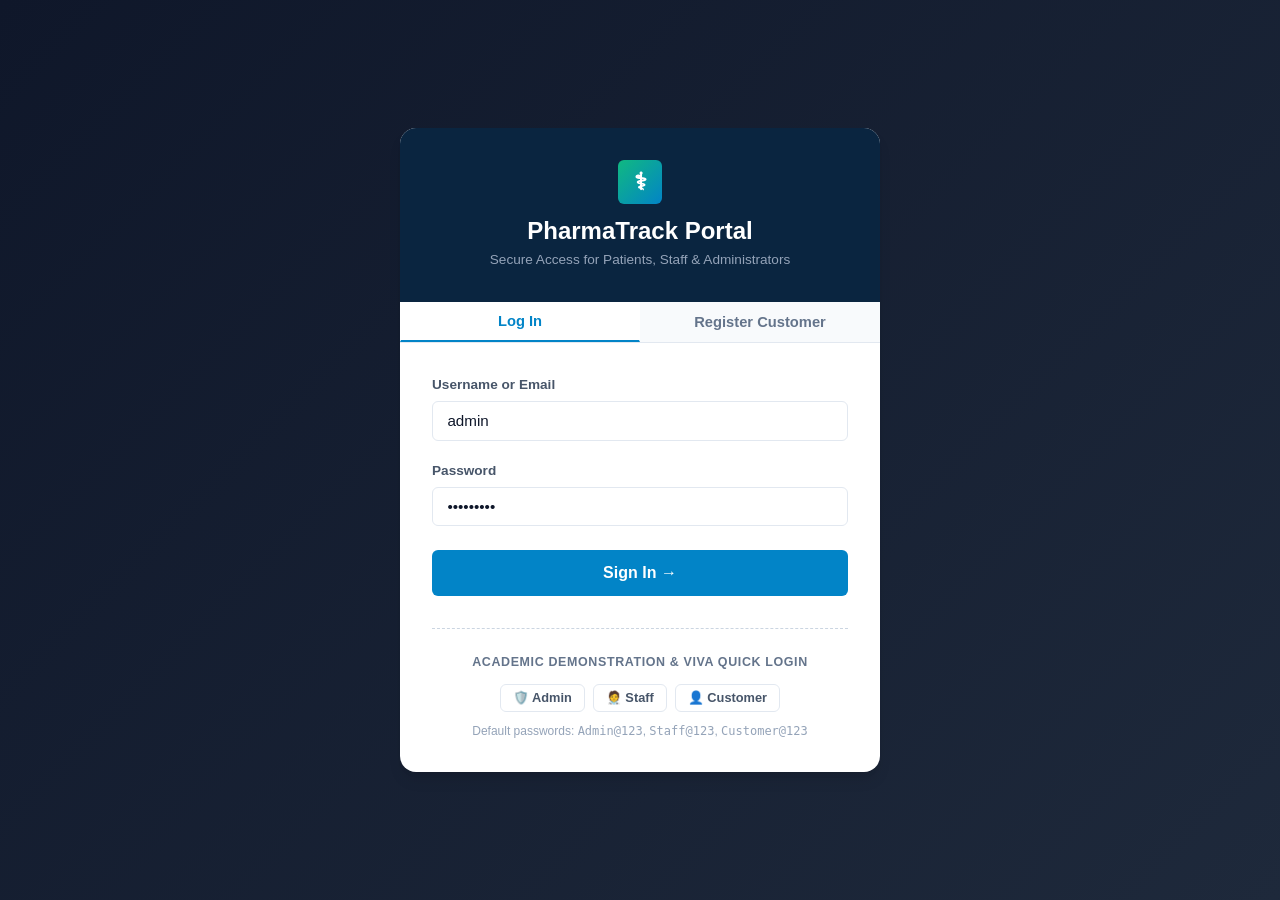
<file: frontend/admin-reports.html>
<!DOCTYPE html>
<html lang="en">
<head>
    <meta charset="UTF-8">
    <meta name="viewport" content="width=device-width, initial-scale=1.0">
    <title>Reports & Audit Trails - PharmaTrack</title>
    <link rel="stylesheet" href="css/style.css">
    <style>
        .report-tab-btn {
            background: #f8fafc;
            border: 1px solid var(--border-color);
            padding: 0.65rem 1.25rem;
            border-radius: var(--radius-sm);
            font-size: 0.9rem;
            font-weight: 600;
            color: var(--text-secondary);
            cursor: pointer;
            transition: var(--transition);
        }
        .report-tab-btn:hover {
            background: #e2e8f0;
            color: var(--text-primary);
        }
        .report-tab-btn.active {
            background: #0284c7;
            color: #ffffff;
            border-color: #0284c7;
        }
    </style>
</head>
<body>

    <!-- Header Mount -->
    <div id="navbar-mount"></div>

    <!-- Admin Sub-Navigation -->
    <div class="sub-nav">
        <a href="admin-dashboard.html">📊 Overview</a>
        <a href="admin-medicines.html">💊 Medicines & Categories</a>
        <a href="admin-batches.html">📦 Batches & Expiry (FEFO)</a>
        <a href="admin-suppliers.html">🏭 Suppliers & Restocking</a>
        <a href="admin-orders.html">🛍️ Order Fulfillment & Rx</a>
        <a href="admin-reports.html" class="active">📈 Reports & CSV Export</a>
    </div>

    <div class="container">
        
        <div class="page-header">
            <div>
                <h1 class="page-title">Pharmacy Analytics, Reports & Audit Logs</h1>
                <p class="page-subtitle">Generate real-time inventory valuations, expiry risk forecasts, and download CSV reports</p>
            </div>
        </div>

        <!-- Report Tabs -->
        <div style="display: flex; gap: 0.5rem; flex-wrap: wrap; margin-bottom: 1.5rem;">
            <button class="report-tab-btn active" data-tab="inventory" onclick="switchReportTab('inventory')">
                📋 Inventory & Valuation
            </button>
            <button class="report-tab-btn" data-tab="low-stock" onclick="switchReportTab('low-stock')">
                ⚠️ Low-Stock Medicines
            </button>
            <button class="report-tab-btn" data-tab="near-expiry" onclick="switchReportTab('near-expiry')">
                ⏳ Near-Expiry Risk (≤30d)
            </button>
            <button class="report-tab-btn" data-tab="expired" onclick="switchReportTab('expired')">
                ⛔ Expired Batches (Loss)
            </button>
            <button class="report-tab-btn" data-tab="movements" onclick="switchReportTab('movements')">
                📜 Stock Movement Audit
            </button>
        </div>

        <!-- Summary & CSV Export Action Bar -->
        <div class="card" id="report-summary-info" style="margin-bottom: 1.5rem; padding: 1rem 1.5rem;">
            <!-- Rendered by reports.js -->
        </div>

        <!-- Report Table -->
        <div class="table-responsive">
            <table class="table">
                <thead>
                    <tr id="report-table-headers">
                        <!-- Rendered dynamically -->
                    </tr>
                </thead>
                <tbody id="report-table-body">
                    <!-- Rendered by reports.js -->
                </tbody>
            </table>
        </div>

    </div>

    <script src="js/api.js"></script>
    <script src="js/auth.js"></script>
    <script src="js/reports.js"></script>
</body>
</html>
</file>
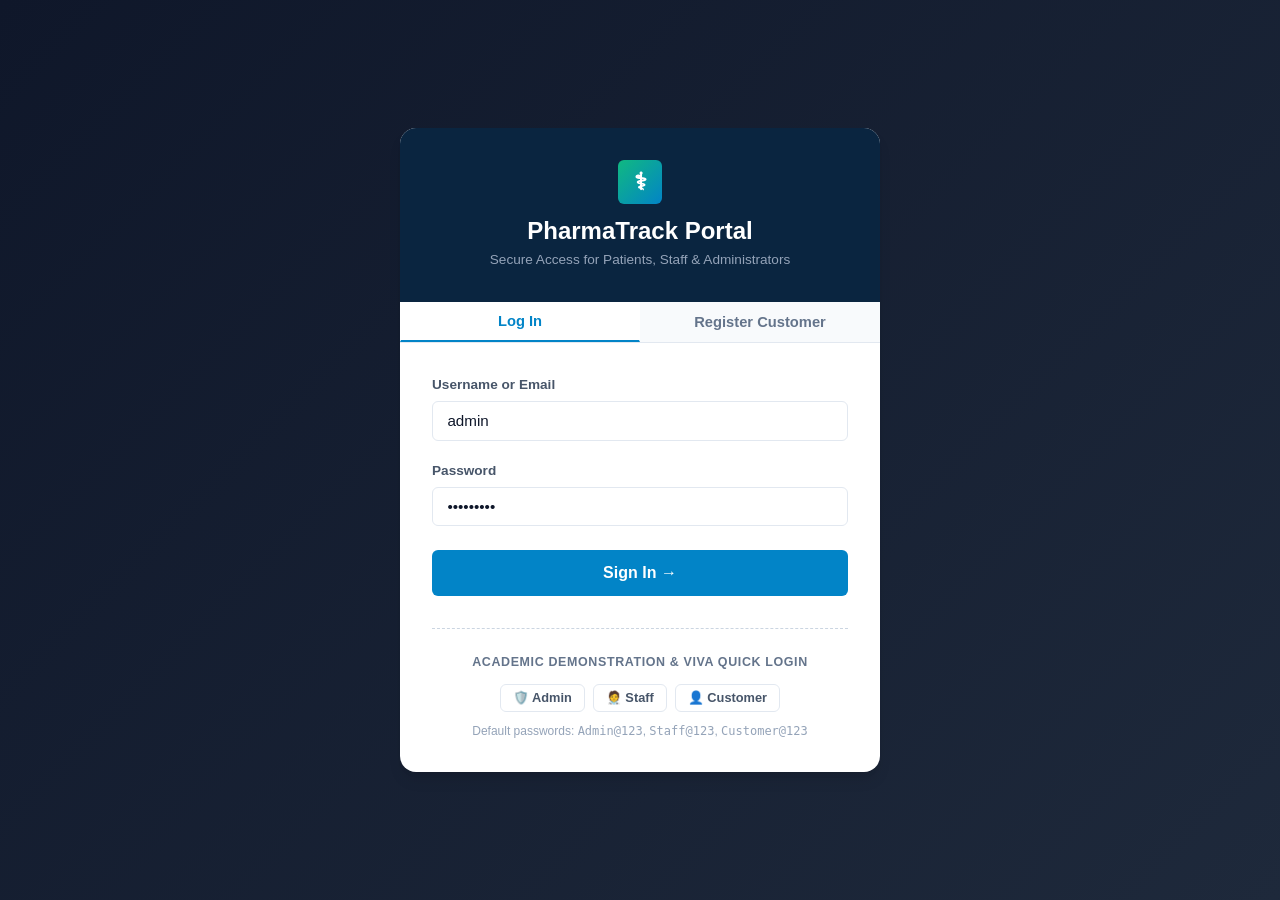
<file: frontend/admin-suppliers.html>
<!DOCTYPE html>
<html lang="en">
<head>
    <meta charset="UTF-8">
    <meta name="viewport" content="width=device-width, initial-scale=1.0">
    <title>Supplier & Restocking Management - PharmaTrack</title>
    <link rel="stylesheet" href="css/style.css">
</head>
<body>

    <!-- Header Mount -->
    <div id="navbar-mount"></div>

    <!-- Admin Sub-Navigation -->
    <div class="sub-nav">
        <a href="admin-dashboard.html">📊 Overview</a>
        <a href="admin-medicines.html">💊 Medicines & Categories</a>
        <a href="admin-batches.html">📦 Batches & Expiry (FEFO)</a>
        <a href="admin-suppliers.html" class="active">🏭 Suppliers & Restocking</a>
        <a href="admin-orders.html">🛍️ Order Fulfillment & Rx</a>
        <a href="admin-reports.html">📈 Reports & CSV Export</a>
    </div>

    <div class="container">
        
        <div class="page-header">
            <div>
                <h1 class="page-title">Supplier Management & Stock Replenishment</h1>
                <p class="page-subtitle">Manage pharmaceutical distributors, purchase orders, and stock receipts</p>
            </div>
            <div style="display: flex; gap: 0.75rem;">
                <button class="btn btn-outline btn-sm" onclick="openSupplierModal()">+ Register Supplier</button>
                <button class="btn btn-primary btn-sm" onclick="openPOModal()">+ Create Purchase Order</button>
            </div>
        </div>

        <!-- Section 1: Purchase Orders (Restocking) -->
        <h2 style="font-size: 1.25rem; margin-bottom: 0.75rem; color: #0f172a;">Purchase Orders & Warehouse Inflow</h2>
        <div class="table-responsive" style="margin-bottom: 2.5rem;">
            <table class="table">
                <thead>
                    <tr>
                        <th>PO #</th>
                        <th>Supplier</th>
                        <th>Order Date</th>
                        <th>Received Date</th>
                        <th>Total Cost</th>
                        <th>Status</th>
                        <th>Action</th>
                    </tr>
                </thead>
                <tbody id="po-table-body">
                    <!-- Rendered by suppliers.js -->
                </tbody>
            </table>
        </div>

        <!-- Section 2: Registered Suppliers -->
        <h2 style="font-size: 1.25rem; margin-bottom: 0.75rem; color: #0f172a;">Approved Suppliers Directory</h2>
        <div class="table-responsive">
            <table class="table">
                <thead>
                    <tr>
                        <th>ID</th>
                        <th>Supplier Name</th>
                        <th>Contact Person</th>
                        <th>Contact Info</th>
                        <th>Address</th>
                        <th>Status</th>
                    </tr>
                </thead>
                <tbody id="suppliers-table-body">
                    <!-- Rendered by suppliers.js -->
                </tbody>
            </table>
        </div>

    </div>

    <!-- Register Supplier Modal -->
    <div class="modal-overlay" id="supplier-modal">
        <div class="modal-content">
            <div class="modal-header">
                <h3 class="modal-title">Register Pharmaceutical Supplier</h3>
                <button class="modal-close" onclick="closeSupplierModal()">&times;</button>
            </div>
            <form id="form-supplier">
                <div class="modal-body">
                    <div class="form-group" style="margin-bottom: 1rem;">
                        <label class="form-label" for="supp-name">Company Name *</label>
                        <input type="text" id="supp-name" class="form-control" required placeholder="e.g. Apex Pharma Distributing Co.">
                    </div>

                    <div style="display: grid; grid-template-columns: 1fr 1fr; gap: 1rem; margin-bottom: 1rem;">
                        <div class="form-group">
                            <label class="form-label" for="supp-contact">Contact Person</label>
                            <input type="text" id="supp-contact" class="form-control" placeholder="Robert Mitchell">
                        </div>
                        <div class="form-group">
                            <label class="form-label" for="supp-phone">Phone Number</label>
                            <input type="tel" id="supp-phone" class="form-control" placeholder="+1-800-555-0101">
                        </div>
                    </div>

                    <div class="form-group" style="margin-bottom: 1rem;">
                        <label class="form-label" for="supp-email">Email Address</label>
                        <input type="email" id="supp-email" class="form-control" placeholder="orders@supplier.com">
                    </div>

                    <div class="form-group">
                        <label class="form-label" for="supp-address">Warehouse / Office Address</label>
                        <textarea id="supp-address" class="form-control" rows="2" placeholder="Full address"></textarea>
                    </div>
                </div>
                <div class="modal-footer">
                    <button type="button" class="btn btn-secondary" onclick="closeSupplierModal()">Cancel</button>
                    <button type="submit" class="btn btn-primary">Register Supplier</button>
                </div>
            </form>
        </div>
    </div>

    <!-- Create Purchase Order Modal -->
    <div class="modal-overlay" id="po-modal">
        <div class="modal-content" style="max-width: 650px;">
            <div class="modal-header">
                <h3 class="modal-title">Create Restocking Purchase Order</h3>
                <button class="modal-close" onclick="closePOModal()">&times;</button>
            </div>
            <form id="form-purchase-order">
                <div class="modal-body">
                    <div class="alert alert-info">
                        <strong>Restocking Rule:</strong> Creating a PO does not increase inventory stock yet. Stock batches and audit logs are recorded when you mark the PO as <em>Received</em>.
                    </div>

                    <div class="form-group" style="margin-bottom: 1rem;">
                        <label class="form-label" for="po-supplier-select">Select Supplier *</label>
                        <select id="po-supplier-select" class="form-control" required>
                            <!-- Dynamically loaded -->
                        </select>
                    </div>

                    <div class="form-group" style="margin-bottom: 1rem;">
                        <label class="form-label" for="po-med-select">Medicine to Restock *</label>
                        <select id="po-med-select" class="form-control" required>
                            <!-- Dynamically loaded -->
                        </select>
                    </div>

                    <div style="display: grid; grid-template-columns: 1fr 1fr; gap: 1rem; margin-bottom: 1rem;">
                        <div class="form-group">
                            <label class="form-label" for="po-batch-number">Expected Batch Number *</label>
                            <input type="text" id="po-batch-number" class="form-control" required placeholder="e.g. BATCH-2026-R1">
                        </div>
                        <div class="form-group">
                            <label class="form-label" for="po-quantity">Quantity (Units) *</label>
                            <input type="number" id="po-quantity" class="form-control" required min="1" value="100">
                        </div>
                    </div>

                    <div style="display: grid; grid-template-columns: 1fr 1fr; gap: 1rem; margin-bottom: 1rem;">
                        <div class="form-group">
                            <label class="form-label" for="po-mfg-date">Manufacturing Date *</label>
                            <input type="date" id="po-mfg-date" class="form-control" required>
                        </div>
                        <div class="form-group">
                            <label class="form-label" for="po-exp-date">Expiry Date *</label>
                            <input type="date" id="po-exp-date" class="form-control" required>
                        </div>
                    </div>

                    <div class="form-group" style="margin-bottom: 1rem;">
                        <label class="form-label" for="po-unit-cost">Unit Purchase Cost ($) *</label>
                        <input type="number" id="po-unit-cost" class="form-control" required step="0.01" min="0.01" placeholder="3.50">
                    </div>

                    <div class="form-group">
                        <label class="form-label" for="po-notes">Order Notes / Memo</label>
                        <input type="text" id="po-notes" class="form-control" placeholder="Optional notes for vendor">
                    </div>
                </div>
                <div class="modal-footer">
                    <button type="button" class="btn btn-secondary" onclick="closePOModal()">Cancel</button>
                    <button type="submit" class="btn btn-primary">Create Purchase Order</button>
                </div>
            </form>
        </div>
    </div>

    <script src="js/api.js"></script>
    <script src="js/auth.js"></script>
    <script src="js/suppliers.js"></script>
</body>
</html>
</file>
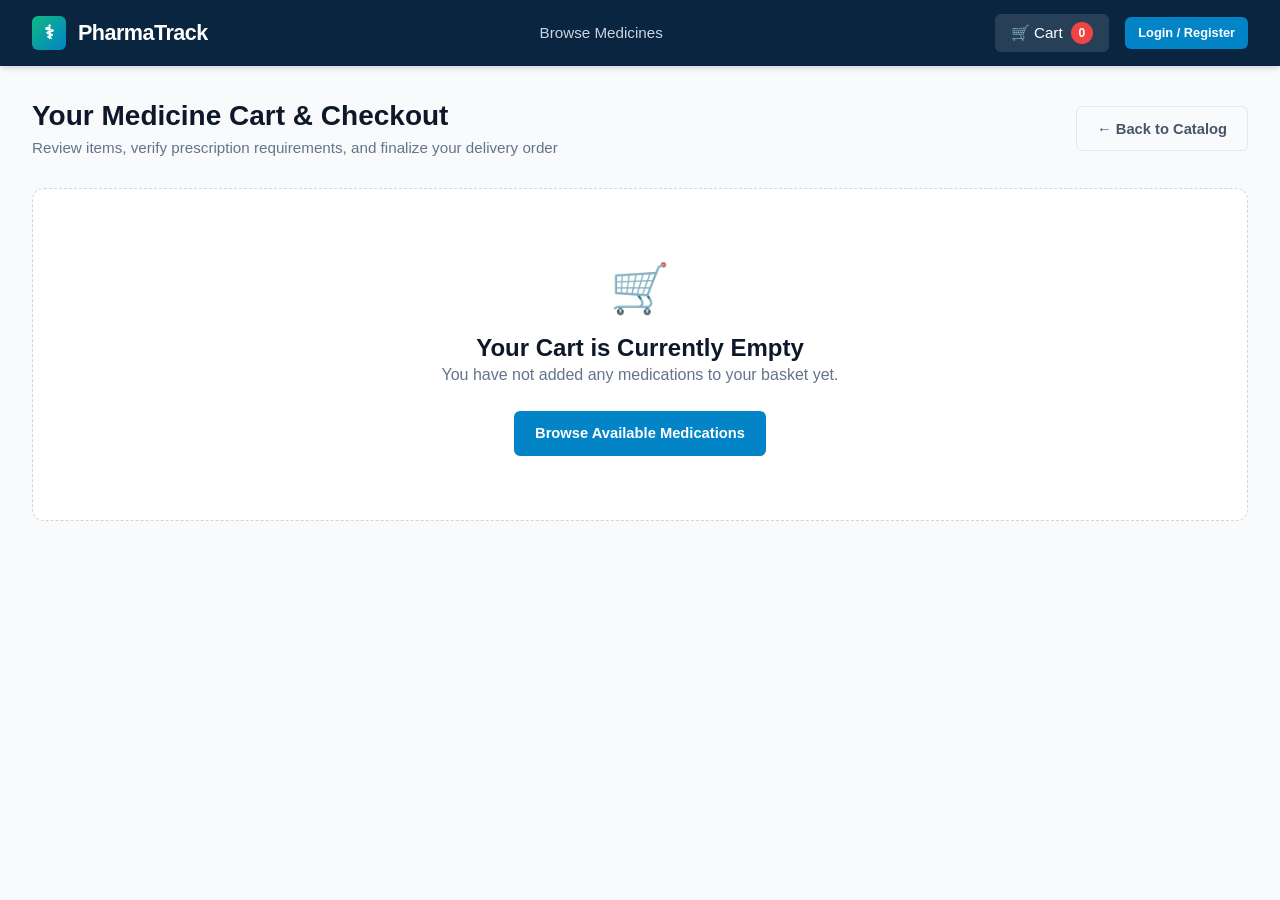
<file: frontend/cart.html>
<!DOCTYPE html>
<html lang="en">
<head>
    <meta charset="UTF-8">
    <meta name="viewport" content="width=device-width, initial-scale=1.0">
    <title>Shopping Cart & Checkout - PharmaTrack</title>
    <link rel="stylesheet" href="css/style.css">
</head>
<body>

    <!-- Header Mount -->
    <div id="navbar-mount"></div>

    <div class="container">
        
        <div class="page-header">
            <div>
                <h1 class="page-title">Your Medicine Cart & Checkout</h1>
                <p class="page-subtitle">Review items, verify prescription requirements, and finalize your delivery order</p>
            </div>
            <a href="index.html" class="btn btn-outline">← Back to Catalog</a>
        </div>

        <!-- Empty Cart Notice -->
        <div id="cart-empty-state" style="display: none; text-align: center; padding: 4rem 1rem; background: #ffffff; border-radius: 12px; border: 1px dashed #cbd5e1;">
            <div style="font-size: 3rem; margin-bottom: 0.5rem;">🛒</div>
            <h2>Your Cart is Currently Empty</h2>
            <p style="color: #64748b; margin-bottom: 1.5rem;">You have not added any medications to your basket yet.</p>
            <a href="index.html" class="btn btn-primary">Browse Available Medications</a>
        </div>

        <!-- Cart Content & Checkout Section -->
        <div id="cart-content-section" style="display: grid; grid-template-columns: 2fr 1.2fr; gap: 2rem; align-items: start;">
            
            <!-- Items Table Card -->
            <div class="card" style="padding: 0; overflow: hidden;">
                <div style="padding: 1.25rem 1.5rem; background: #f8fafc; border-bottom: 1px solid var(--border-color); font-weight: 700; color: #0f172a;">
                    Cart Items
                </div>
                <div class="table-responsive" style="border: none; border-radius: 0; box-shadow: none;">
                    <table class="table">
                        <thead>
                            <tr>
                                <th>Medicine</th>
                                <th>Unit Price</th>
                                <th>Quantity</th>
                                <th>Subtotal</th>
                                <th>Action</th>
                            </tr>
                        </thead>
                        <tbody id="cart-items-body">
                            <!-- Rendered by cart.js -->
                        </tbody>
                    </table>
                </div>

                <!-- Prescription Verification Box -->
                <div id="cart-prescription-section" style="display: none; padding: 1.5rem; background: #fffbeb; border-top: 1px solid #fef3c7;">
                    <div style="display: flex; gap: 0.75rem; align-items: flex-start;">
                        <span style="font-size: 1.5rem;">📋</span>
                        <div style="flex: 1;">
                            <h4 style="color: #92400e; margin-bottom: 0.25rem;">Prescription Verification Required</h4>
                            <p style="font-size: 0.85rem; color: #78350f; margin-bottom: 0.75rem; line-height: 1.4;">
                                One or more medications in your cart require a licensed doctor's prescription. In compliance with pharmacy safety rules, orders containing prescription items will be placed in review state for staff verification before dispatch.
                            </p>
                            <label class="form-label" for="cust-prescription" style="color: #92400e;">Prescribing Doctor & Rx Details:</label>
                            <textarea id="cust-prescription" class="form-control" rows="2" placeholder="e.g. Dr. Emily Watson, MD - Rx License #NY-883921. Diagnosed: Bacterial infection. Dosage: 1 tab 2x daily."></textarea>
                        </div>
                    </div>
                </div>

            </div>

            <!-- Checkout Details Form Card -->
            <div class="card">
                <h3 style="margin-bottom: 1.25rem; padding-bottom: 0.75rem; border-bottom: 1px solid var(--border-color);">
                    Delivery & Checkout
                </h3>

                <form id="checkout-form">
                    <div class="form-group" style="margin-bottom: 1rem;">
                        <label class="form-label" for="cust-name">Patient / Recipient Name *</label>
                        <input type="text" id="cust-name" class="form-control" required placeholder="Alex Rivera">
                    </div>

                    <div class="form-group" style="margin-bottom: 1rem;">
                        <label class="form-label" for="cust-phone">Contact Phone Number *</label>
                        <input type="tel" id="cust-phone" class="form-control" required placeholder="+1 (555) 019-7711">
                    </div>

                    <div class="form-group" style="margin-bottom: 1rem;">
                        <label class="form-label" for="cust-email">Email Address</label>
                        <input type="email" id="cust-email" class="form-control" placeholder="alex@example.com">
                    </div>

                    <div class="form-group" style="margin-bottom: 1rem;">
                        <label class="form-label" for="cust-address">Delivery Address *</label>
                        <textarea id="cust-address" class="form-control" rows="3" required placeholder="Full street address, apartment, city, state, postal code"></textarea>
                    </div>

                    <div class="form-group" style="margin-bottom: 1.5rem;">
                        <label class="form-label" for="cust-payment">Payment Method</label>
                        <select id="cust-payment" class="form-control">
                            <option value="CASH_ON_DELIVERY">Cash on Delivery (COD)</option>
                            <option value="SIMULATED_ONLINE">Simulated Online Payment (Demo / Academic)</option>
                        </select>
                    </div>

                    <!-- Summary Box -->
                    <div style="background: #f8fafc; padding: 1rem; border-radius: 8px; margin-bottom: 1.5rem; border: 1px solid var(--border-color);">
                        <div style="display: flex; justify-content: space-between; margin-bottom: 0.5rem; font-size: 0.9rem;">
                            <span style="color: #64748b;">Subtotal:</span>
                            <span id="cart-subtotal" style="font-weight: 600;">$0.00</span>
                        </div>
                        <div style="display: flex; justify-content: space-between; margin-bottom: 0.75rem; font-size: 0.9rem;">
                            <span style="color: #64748b;">Delivery Fee:</span>
                            <span style="color: #10b981; font-weight: 600;">FREE</span>
                        </div>
                        <div style="display: flex; justify-content: space-between; font-size: 1.25rem; font-weight: 800; border-top: 1px solid var(--border-color); padding-top: 0.75rem; color: #0f172a;">
                            <span>Total Due:</span>
                            <span id="cart-total" style="color: #0284c7;">$0.00</span>
                        </div>
                    </div>

                    <button type="submit" id="btn-checkout" class="btn btn-primary" style="width: 100%; padding: 0.85rem; font-size: 1rem;">
                        Place Order Now →
                    </button>
                    <div style="font-size: 0.75rem; color: #64748b; text-align: center; margin-top: 0.75rem;">
                        Stock is reserved via FEFO (First-Expired, First-Out) upon submission
                    </div>
                </form>
            </div>

        </div>

    </div>

    <!-- Order Confirmed Modal -->
    <div class="modal-overlay" id="order-confirmed-modal">
        <div class="modal-content" style="text-align: center; padding: 2.5rem 1.5rem;">
            <div style="width: 64px; height: 64px; background: #d1fae5; color: #10b981; border-radius: 50%; display: flex; align-items: center; justify-content: center; font-size: 2rem; margin: 0 auto 1rem auto;">
                ✓
            </div>
            <h2 style="font-size: 1.75rem; margin-bottom: 0.5rem;">Order Successfully Placed!</h2>
            <p style="color: #64748b; margin-bottom: 1.5rem;">
                Your order has been recorded in the database and stock batches have been securely allocated.
            </p>

            <div style="background: #f8fafc; border: 1px solid var(--border-color); border-radius: 8px; padding: 1.25rem; margin-bottom: 1.75rem; text-align: left;">
                <div style="display: flex; justify-content: space-between; margin-bottom: 0.5rem;">
                    <span style="color: #64748b;">Order Number:</span>
                    <strong style="color: #0284c7;" id="conf-order-num">-</strong>
                </div>
                <div style="display: flex; justify-content: space-between; margin-bottom: 0.5rem;">
                    <span style="color: #64748b;">Total Amount:</span>
                    <strong id="conf-order-total">$0.00</strong>
                </div>
                <div style="display: flex; justify-content: space-between;">
                    <span style="color: #64748b;">Current Status:</span>
                    <span class="status-badge status-pending" id="conf-order-status">PENDING</span>
                </div>
            </div>

            <div style="display: flex; gap: 1rem; justify-content: center;">
                <a href="orders.html" class="btn btn-primary">Track My Orders</a>
                <a href="index.html" class="btn btn-outline">Back to Catalog</a>
            </div>
        </div>
    </div>

    <script src="js/api.js"></script>
    <script src="js/cart.js"></script>
</body>
</html>
</file>
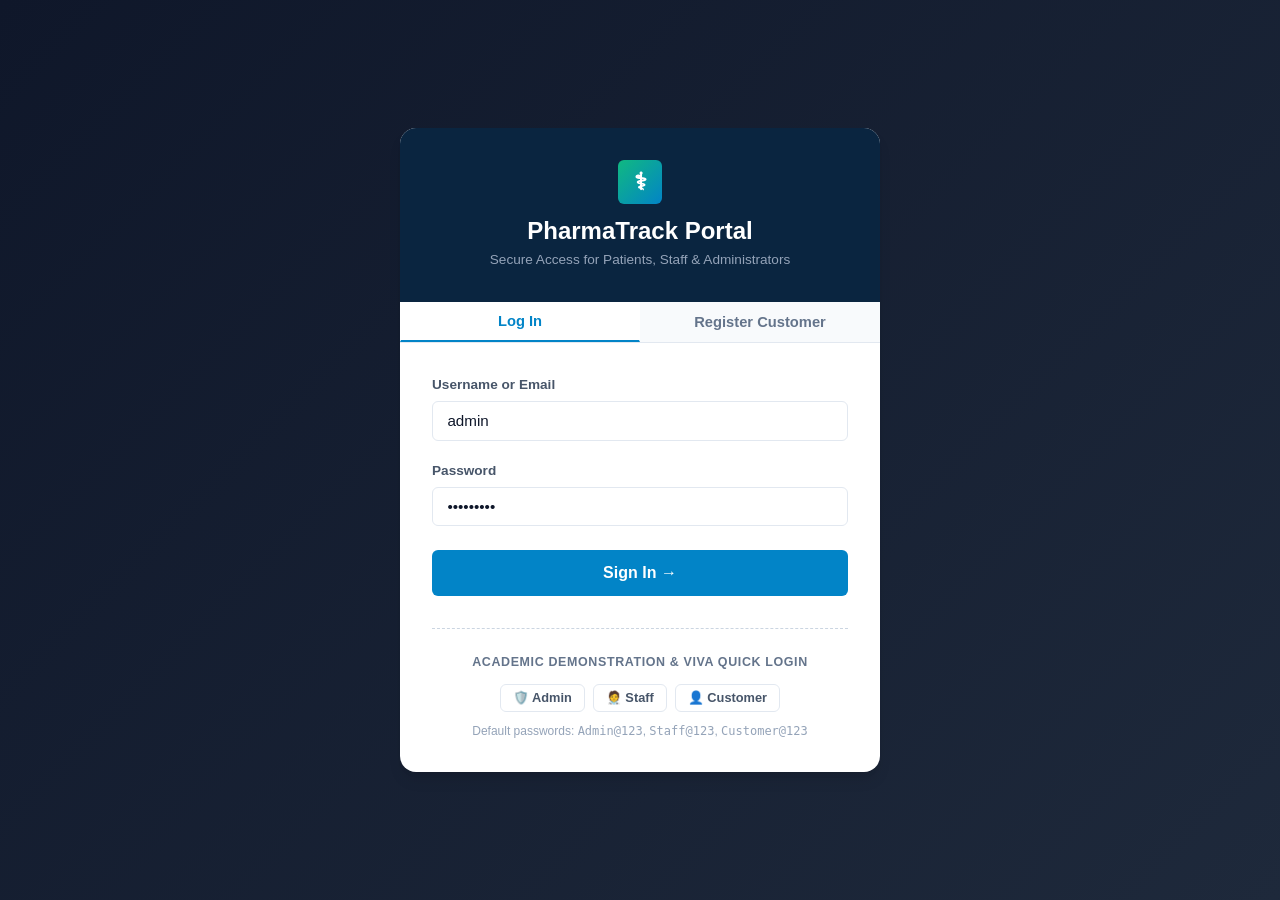
<file: frontend/login.html>
<!DOCTYPE html>
<html lang="en">
<head>
    <meta charset="UTF-8">
    <meta name="viewport" content="width=device-width, initial-scale=1.0">
    <title>Login & Registration - PharmaTrack</title>
    <link rel="stylesheet" href="css/style.css">
</head>
<body style="background: linear-gradient(135deg, #0f172a 0%, #1e293b 100%);">

    <!-- Header Mount -->
    <div id="navbar-mount"></div>

    <div class="container" style="display: flex; align-items: center; justify-content: center; min-height: 85vh; padding: 2rem 1rem;">
        
        <div style="background: #ffffff; border-radius: 16px; box-shadow: var(--shadow-lg); max-width: 480px; width: 100%; overflow: hidden;">
            
            <!-- Header -->
            <div style="background: #0a2540; color: #ffffff; padding: 2rem; text-align: center;">
                <div class="brand-icon" style="margin: 0 auto 0.75rem auto; width: 44px; height: 44px; font-size: 1.5rem;">⚕</div>
                <h2 style="color: #ffffff; font-size: 1.5rem; margin-bottom: 0.25rem;">PharmaTrack Portal</h2>
                <p style="color: #94a3b8; font-size: 0.85rem;">Secure Access for Patients, Staff & Administrators</p>
            </div>

            <!-- Tab Switcher -->
            <div style="display: flex; border-bottom: 1px solid #e2e8f0; background: #f8fafc;">
                <button id="tab-btn-login" class="btn" style="flex: 1; border-radius: 0; background: #ffffff; border-bottom: 2px solid #0284c7; color: #0284c7;" onclick="switchAuthTab('login')">
                    Log In
                </button>
                <button id="tab-btn-register" class="btn" style="flex: 1; border-radius: 0; background: transparent; color: #64748b;" onclick="switchAuthTab('register')">
                    Register Customer
                </button>
            </div>

            <div style="padding: 2rem;">

                <!-- Login Form -->
                <form id="login-form">
                    <div class="form-group" style="margin-bottom: 1.25rem;">
                        <label class="form-label" for="login-username">Username or Email</label>
                        <input type="text" id="login-username" class="form-control" required placeholder="admin / staff / customer" value="admin">
                    </div>

                    <div class="form-group" style="margin-bottom: 1.5rem;">
                        <label class="form-label" for="login-password">Password</label>
                        <input type="password" id="login-password" class="form-control" required placeholder="••••••••" value="Admin@123">
                    </div>

                    <button type="submit" class="btn btn-primary" style="width: 100%; padding: 0.8rem; font-size: 1rem;">
                        Sign In →
                    </button>
                </form>

                <!-- Register Form -->
                <form id="register-form" style="display: none;">
                    <div class="form-group" style="margin-bottom: 1rem;">
                        <label class="form-label" for="reg-fullname">Full Name</label>
                        <input type="text" id="reg-fullname" class="form-control" required placeholder="Alex Rivera">
                    </div>

                    <div class="form-group" style="margin-bottom: 1rem;">
                        <label class="form-label" for="reg-username">Username</label>
                        <input type="text" id="reg-username" class="form-control" required placeholder="alex_rivera">
                    </div>

                    <div class="form-group" style="margin-bottom: 1rem;">
                        <label class="form-label" for="reg-email">Email Address</label>
                        <input type="email" id="reg-email" class="form-control" required placeholder="alex@example.com">
                    </div>

                    <div class="form-group" style="margin-bottom: 1rem;">
                        <label class="form-label" for="reg-phone">Phone Number</label>
                        <input type="tel" id="reg-phone" class="form-control" placeholder="+1 (555) 000-0000">
                    </div>

                    <div class="form-group" style="margin-bottom: 1.5rem;">
                        <label class="form-label" for="reg-password">Password</label>
                        <input type="password" id="reg-password" class="form-control" required placeholder="At least 6 characters">
                    </div>

                    <button type="submit" class="btn btn-success" style="width: 100%; padding: 0.8rem; font-size: 1rem;">
                        Create Account
                    </button>
                </form>

                <!-- 1-Click Evaluation / Demo Login Switcher -->
                <div style="margin-top: 2rem; padding-top: 1.5rem; border-top: 1px dashed #cbd5e1; text-align: center;">
                    <div style="font-size: 0.78rem; text-transform: uppercase; font-weight: 700; color: #64748b; letter-spacing: 0.05em; margin-bottom: 0.75rem;">
                        Academic Demonstration & Viva Quick Login
                    </div>
                    <div style="display: flex; gap: 0.5rem; justify-content: center;">
                        <button type="button" class="btn btn-outline btn-sm" onclick="quickLogin('admin')" title="Login as Administrator">
                            🛡️ Admin
                        </button>
                        <button type="button" class="btn btn-outline btn-sm" onclick="quickLogin('staff')" title="Login as Pharmacy Staff">
                            🧑‍⚕️ Staff
                        </button>
                        <button type="button" class="btn btn-outline btn-sm" onclick="quickLogin('customer')" title="Login as Customer">
                            👤 Customer
                        </button>
                    </div>
                    <div style="font-size: 0.75rem; color: #94a3b8; margin-top: 0.65rem;">
                        Default passwords: <code>Admin@123</code>, <code>Staff@123</code>, <code>Customer@123</code>
                    </div>
                </div>

            </div>

        </div>

    </div>

    <script src="js/api.js"></script>
    <script src="js/auth.js"></script>
    <script>
        function switchAuthTab(tab) {
            const loginForm = document.getElementById('login-form');
            const regForm = document.getElementById('register-form');
            const btnLogin = document.getElementById('tab-btn-login');
            const btnReg = document.getElementById('tab-btn-register');

            if (tab === 'login') {
                loginForm.style.display = 'block';
                regForm.style.display = 'none';
                btnLogin.style.background = '#ffffff';
                btnLogin.style.borderBottom = '2px solid #0284c7';
                btnLogin.style.color = '#0284c7';
                btnReg.style.background = 'transparent';
                btnReg.style.borderBottom = 'none';
                btnReg.style.color = '#64748b';
            } else {
                loginForm.style.display = 'none';
                regForm.style.display = 'block';
                btnReg.style.background = '#ffffff';
                btnReg.style.borderBottom = '2px solid #10b981';
                btnReg.style.color = '#10b981';
                btnLogin.style.background = 'transparent';
                btnLogin.style.borderBottom = 'none';
                btnLogin.style.color = '#64748b';
            }
        }
    </script>
</body>
</html>
</file>
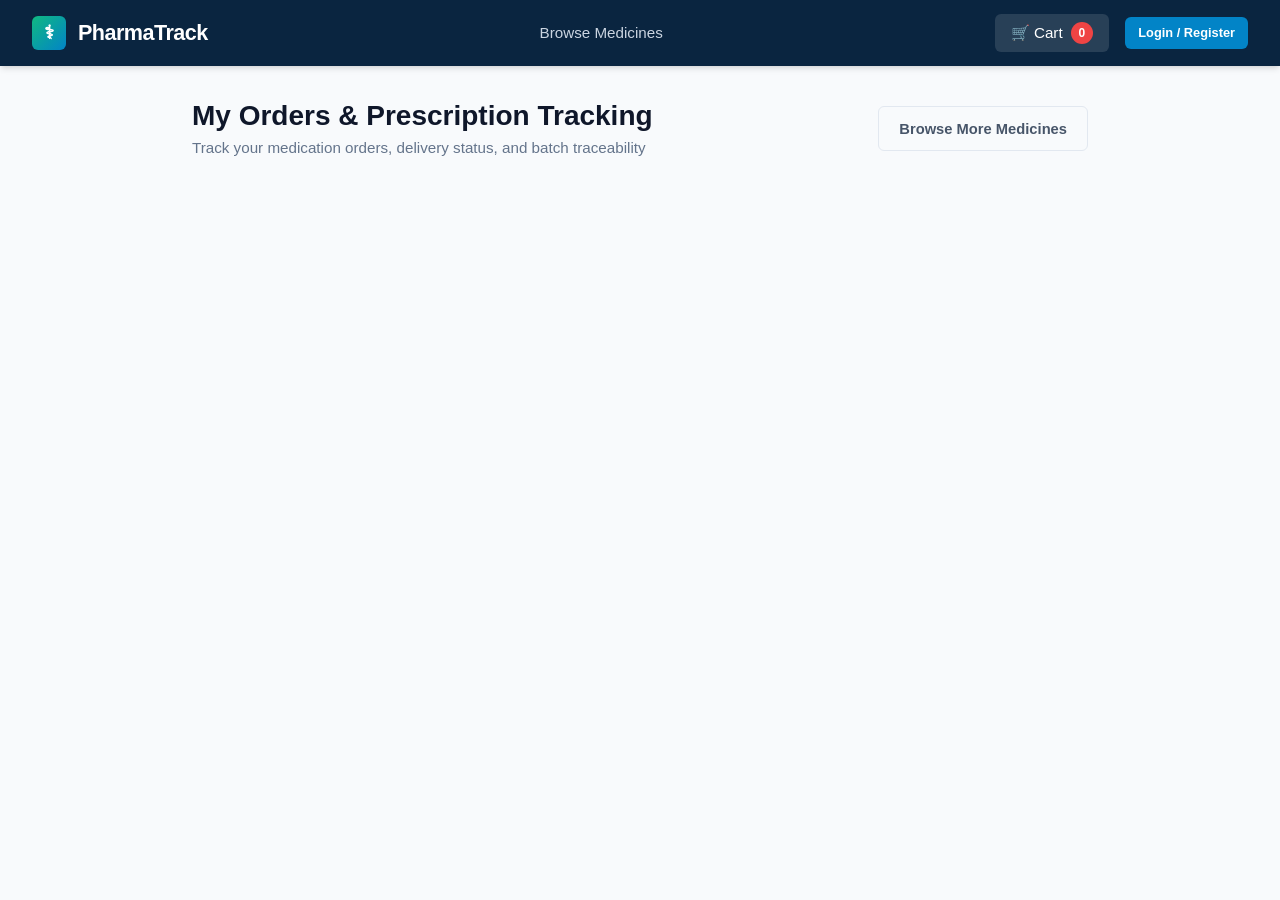
<file: frontend/orders.html>
<!DOCTYPE html>
<html lang="en">
<head>
    <meta charset="UTF-8">
    <meta name="viewport" content="width=device-width, initial-scale=1.0">
    <title>My Orders & Tracking - PharmaTrack</title>
    <link rel="stylesheet" href="css/style.css">
</head>
<body>

    <!-- Header Mount -->
    <div id="navbar-mount"></div>

    <div class="container" style="max-width: 960px;">
                               
        <div class="page-header">
            <div>
                <h1 class="page-title">My Orders & Prescription Tracking</h1>
                <p class="page-subtitle">Track your medication orders, delivery status, and batch traceability</p>
            </div>
            <a href="index.html" class="btn btn-outline">Browse More Medicines</a>
        </div>

        <!-- Orders Container -->
        <div id="orders-container">
            <!-- Rendered by orders.js -->
        </div>

    </div>

    <!-- Cancel Order Confirmation Modal -->
    <div class="modal-overlay" id="cancel-modal">
        <div class="modal-content">
            <div class="modal-header">
                <h3 class="modal-title">Confirm Order Cancellation</h3>
                <button class="modal-close" onclick="closeCancelModal()">&times;</button>
            </div>
            <div class="modal-body">
                <p style="margin-bottom: 1rem; color: #475569;">
                    Are you sure you want to cancel Order <strong id="cancel-modal-ord-no">#</strong>?
                </p>
                <div class="alert alert-warning">
                    <strong>Stock Release Notice:</strong> Cancelling this order will immediately release the reserved medicine batches back to active warehouse inventory.
                </div>
                <div class="form-group">
                    <label class="form-label" for="cancel-reason">Reason for Cancellation:</label>
                    <select id="cancel-reason" class="form-control">
                        <option value="Changed mind / No longer required">Changed mind / No longer required</option>
                        <option value="Ordered wrong dosage or medicine">Ordered wrong dosage or medicine</option>
                        <option value="Delivery address error">Delivery address error</option>
                        <option value="Other customer reason">Other customer reason</option>
                    </select>
                </div>
            </div>
            <div class="modal-footer">
                <button class="btn btn-secondary" onclick="closeCancelModal()">Keep Order</button>
                <button class="btn btn-danger" onclick="confirmCancelOrder()">Yes, Cancel & Release Stock</button>
            </div>
        </div>
    </div>

    <script src="js/api.js"></script>
    <script src="js/orders.js"></script>
</body>
</html>
</file>
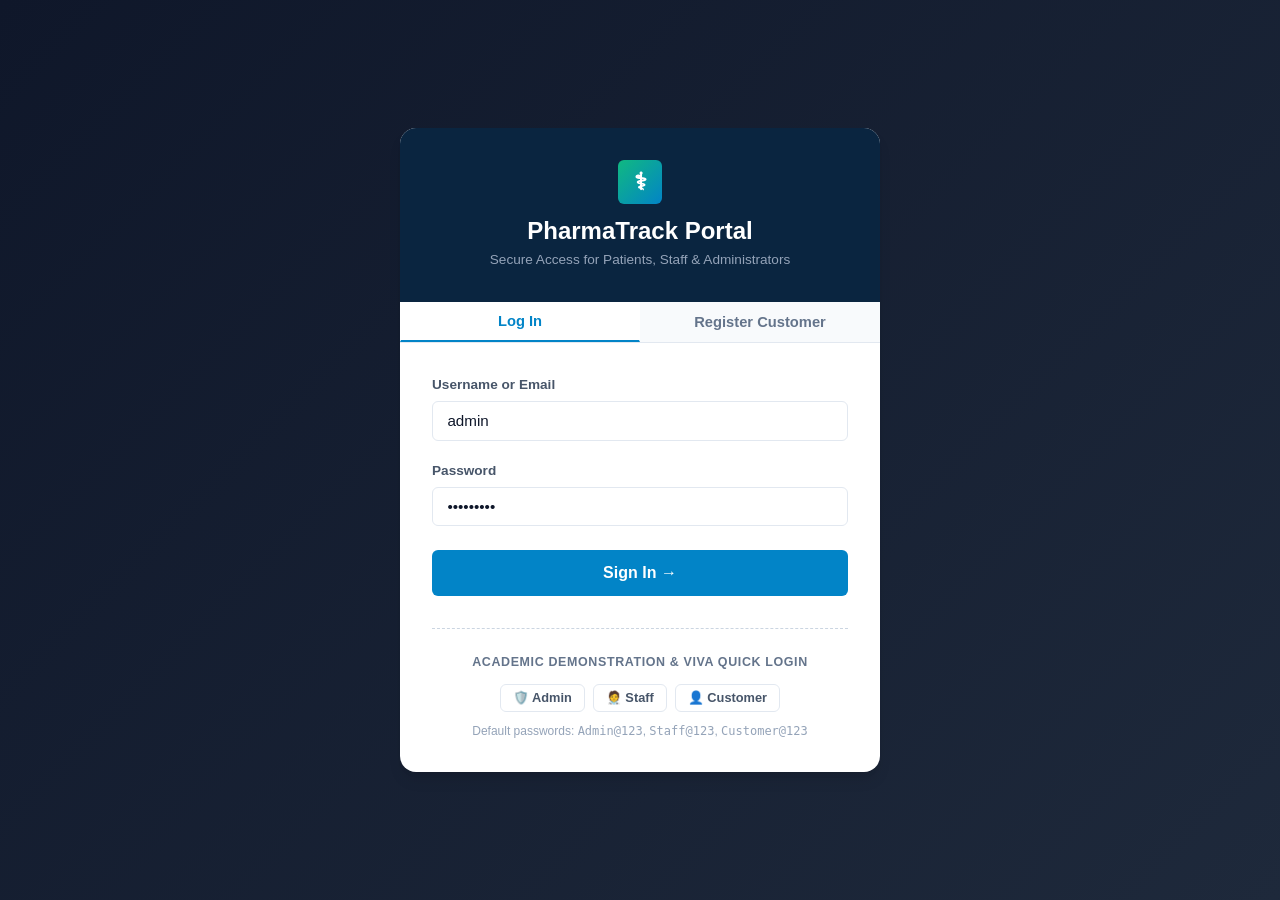
<file: frontend/staff-dashboard.html>
<!DOCTYPE html>
<html lang="en">
<head>
    <meta charset="UTF-8">
    <meta name="viewport" content="width=device-width, initial-scale=1.0">
    <title>Pharmacy Staff Portal - PharmaTrack</title>
    <link rel="stylesheet" href="css/style.css">
</head>
<body>

    <!-- Header Mount -->
    <div id="navbar-mount"></div>

    <!-- Staff Sub-Navigation -->
    <div class="sub-nav">
        <a href="staff-dashboard.html" class="active">🧑‍⚕️ Staff Overview</a>
        <a href="admin-batches.html">📦 Inventory & Batches</a>
        <a href="admin-orders.html">🛍️ Process Orders</a>
        <a href="admin-suppliers.html">🏭 Restocking Inflow</a>
    </div>

    <div class="container">
        
        <div class="page-header">
            <div>
                <h1 class="page-title">Pharmacy Staff Operations Desk</h1>
                <p class="page-subtitle">Immediate alerts, batch expiry audits, and customer order verification</p>
            </div>
            <div style="display: flex; gap: 0.75rem;">
                <a href="admin-orders.html" class="btn btn-primary btn-sm">Process Pending Orders</a>
                <a href="admin-batches.html" class="btn btn-outline btn-sm">Stock Adjustment</a>
            </div>
        </div>

        <!-- Metric KPI Cards -->
        <div class="grid-cards">
            
            <div class="card metric-card">
                <div class="metric-icon metric-warning">⏳</div>
                <div>
                    <div class="metric-value" id="kpi-nearexpiry" style="color: #b45309;">0</div>
                    <div class="metric-label">Near-Expiry Batches</div>
                </div>
            </div>

            <div class="card metric-card">
                <div class="metric-icon metric-danger">⛔</div>
                <div>
                    <div class="metric-value" id="kpi-expired" style="color: #dc2626;">0</div>
                    <div class="metric-label">Expired Batches (Blocked)</div>
                </div>
            </div>

            <div class="card metric-card">
                <div class="metric-icon metric-warning">⚠️</div>
                <div>
                    <div class="metric-value" id="kpi-lowstock" style="color: #d97706;">0</div>
                    <div class="metric-label">Low Stock Items</div>
                </div>
            </div>

            <div class="card metric-card">
                <div class="metric-icon metric-info">🛍️</div>
                <div>
                    <div class="metric-value" id="kpi-pending-orders">0</div>
                    <div class="metric-label">Orders to Fulfill</div>
                </div>
            </div>

        </div>

        <!-- Alerts -->
        <div id="dashboard-alerts">
            <!-- Rendered by admin.js -->
        </div>

        <!-- Pending Orders & Quick Actions -->
        <div style="display: grid; grid-template-columns: 2fr 1fr; gap: 1.75rem; margin-top: 1rem;">
            
            <div class="card" style="padding: 0; overflow: hidden;">
                <div style="padding: 1.25rem 1.5rem; background: #f8fafc; border-bottom: 1px solid var(--border-color); display: flex; justify-content: space-between; align-items: center;">
                    <div style="font-weight: 700; color: #0f172a;">Customer Orders Requiring Processing</div>
                    <a href="admin-orders.html" style="font-size: 0.85rem; font-weight: 600;">Go to Order Desk →</a>
                </div>
                <div class="table-responsive" style="border: none; border-radius: 0; box-shadow: none;">
                    <table class="table">
                        <thead>
                            <tr>
                                <th>Order #</th>
                                <th>Customer</th>
                                <th>Date</th>
                                <th>Total</th>
                                <th>Prescription</th>
                                <th>Status</th>
                                <th>Action</th>
                            </tr>
                        </thead>
                        <tbody id="recent-orders-body">
                            <!-- Rendered by admin.js -->
                        </tbody>
                    </table>
                </div>
            </div>

            <div class="card">
                <div style="font-weight: 700; color: #0f172a; margin-bottom: 1rem; padding-bottom: 0.75rem; border-bottom: 1px solid var(--border-color);">
                    Staff Quick Actions
                </div>
                <div style="display: flex; flex-direction: column; gap: 0.75rem;">
                    <a href="admin-orders.html?status=PENDING" class="btn btn-outline" style="justify-content: flex-start;">
                        📋 Verify Pending Prescription Orders
                    </a>
                    <a href="admin-batches.html?filter=near-expiry" class="btn btn-outline" style="justify-content: flex-start;">
                        ⏳ Check Near-Expiry Batches (FEFO)
                    </a>
                    <a href="admin-batches.html?filter=expired" class="btn btn-outline" style="justify-content: flex-start; color: #ef4444; border-color: #fca5a5;">
                        ⛔ Quarantine Expired Stock
                    </a>
                    <a href="admin-suppliers.html" class="btn btn-outline" style="justify-content: flex-start;">
                        📦 Receive Incoming Supplier Delivery
                    </a>
                </div>
            </div>

        </div>

    </div>

    <script src="js/api.js"></script>
    <script src="js/auth.js"></script>
    <script src="js/admin.js"></script>
</body>
</html>
</file>
<file: frontend/css/style.css>
/* ====================================================================
   PharmaTrack - Modern Pharmacy Management Design System
   ==================================================================== */

:root {
    --primary: #0284c7;
    --primary-dark: #0369a1;
    --primary-light: #e0f2fe;
    --navy-header: #0a2540;
    --navy-dark: #06182c;
    --navy-sidebar: #0f172a;
    --accent: #0d9488;
    --accent-hover: #0f766e;
    --success: #10b981;
    --success-light: #d1fae5;
    --warning: #f59e0b;
    --warning-light: #fef3c7;
    --danger: #ef4444;
    --danger-light: #fee2e2;
    --info: #3b82f6;
    --info-light: #dbeafe;
    
    --text-primary: #0f172a;
    --text-secondary: #475569;
    --text-muted: #64748b;
    --border-color: #e2e8f0;
    --bg-page: #f8fafc;
    --bg-surface: #ffffff;
    --bg-hover: #f1f5f9;

    --shadow-sm: 0 1px 2px 0 rgb(0 0 0 / 0.05);
    --shadow-md: 0 4px 6px -1px rgb(0 0 0 / 0.1), 0 2px 4px -2px rgb(0 0 0 / 0.1);
    --shadow-lg: 0 10px 15px -3px rgb(0 0 0 / 0.1), 0 4px 6px -4px rgb(0 0 0 / 0.1);
    
    --radius-sm: 6px;
    --radius-md: 10px;
    --radius-lg: 16px;
    --radius-full: 9999px;
    
    --transition: all 0.2s cubic-bezier(0.4, 0, 0.2, 1);
}

* {
    box-sizing: border-box;
    margin: 0;
    padding: 0;
}

body {
    font-family: -apple-system, BlinkMacSystemFont, "Segoe UI", Roboto, "Helvetica Neue", Arial, sans-serif;
    color: var(--text-primary);
    background-color: var(--bg-page);
    line-height: 1.5;
    min-height: 100vh;
    display: flex;
    flex-direction: column;
}

/* Typography & Links */
h1, h2, h3, h4, h5, h6 {
    font-weight: 600;
    color: var(--text-primary);
    line-height: 1.25;
}

a {
    color: var(--primary);
    text-decoration: none;
    transition: var(--transition);
}

a:hover {
    color: var(--primary-dark);
}

/* Top Navigation Bar */
.navbar {
    background-color: var(--navy-header);
    color: #ffffff;
    padding: 0.85rem 2rem;
    display: flex;
    align-items: center;
    justify-content: space-between;
    box-shadow: var(--shadow-md);
    position: sticky;
    top: 0;
    z-index: 1000;
}

.brand {
    display: flex;
    align-items: center;
    gap: 0.75rem;
    font-size: 1.35rem;
    font-weight: 700;
    color: #ffffff;
    letter-spacing: -0.025em;
}

.brand-icon {
    width: 34px;
    height: 34px;
    background: linear-gradient(135deg, #10b981, #0284c7);
    border-radius: var(--radius-sm);
    display: flex;
    align-items: center;
    justify-content: center;
    font-size: 1.2rem;
    font-weight: 800;
    color: #ffffff;
}

.nav-links {
    display: flex;
    align-items: center;
    gap: 1.5rem;
    list-style: none;
}

.nav-links a {
    color: #cbd5e1;
    font-size: 0.95rem;
    font-weight: 500;
    padding: 0.4rem 0.75rem;
    border-radius: var(--radius-sm);
}

.nav-links a:hover, .nav-links a.active {
    color: #ffffff;
    background-color: rgba(255, 255, 255, 0.1);
}

.nav-actions {
    display: flex;
    align-items: center;
    gap: 1rem;
}

/* User & Cart Badges */
.cart-btn {
    position: relative;
    background: rgba(255, 255, 255, 0.12);
    border: none;
    color: #ffffff;
    padding: 0.5rem 1rem;
    border-radius: var(--radius-sm);
    font-size: 0.95rem;
    font-weight: 500;
    display: flex;
    align-items: center;
    gap: 0.5rem;
    cursor: pointer;
    transition: var(--transition);
}

.cart-btn:hover {
    background: rgba(255, 255, 255, 0.2);
}

.badge-count {
    background-color: #ef4444;
    color: #ffffff;
    font-size: 0.75rem;
    font-weight: 700;
    border-radius: var(--radius-full);
    padding: 0.15rem 0.5rem;
}

.user-badge {
    display: flex;
    align-items: center;
    gap: 0.6rem;
    background: rgba(255, 255, 255, 0.08);
    padding: 0.35rem 0.85rem;
    border-radius: var(--radius-full);
    font-size: 0.85rem;
    border: 1px solid rgba(255, 255, 255, 0.12);
}

.role-tag {
    font-size: 0.7rem;
    text-transform: uppercase;
    font-weight: 700;
    padding: 0.15rem 0.45rem;
    border-radius: var(--radius-sm);
}

.role-admin { background: #fee2e2; color: #b91c1c; }
.role-staff { background: #dbeafe; color: #1d4ed8; }
.role-customer { background: #d1fae5; color: #047857; }

/* Sub-header / Admin Navigation Bar */
.sub-nav {
    background-color: #0f172a;
    padding: 0.5rem 2rem;
    display: flex;
    gap: 1.5rem;
    overflow-x: auto;
    border-bottom: 1px solid #1e293b;
}

.sub-nav a {
    color: #94a3b8;
    font-size: 0.85rem;
    font-weight: 500;
    white-space: nowrap;
    padding: 0.35rem 0.65rem;
    border-radius: var(--radius-sm);
}

.sub-nav a:hover, .sub-nav a.active {
    color: #38bdf8;
    background-color: #1e293b;
}

/* Main Container */
.container {
    max-width: 1280px;
    margin: 0 auto;
    padding: 2rem;
    flex: 1;
    width: 100%;
}

/* Page Headers */
.page-header {
    display: flex;
    justify-content: space-between;
    align-items: center;
    margin-bottom: 1.75rem;
    flex-wrap: wrap;
    gap: 1rem;
}

.page-title {
    font-size: 1.75rem;
    font-weight: 700;
    color: var(--text-primary);
}

.page-subtitle {
    font-size: 0.95rem;
    color: var(--text-muted);
    margin-top: 0.25rem;
}

/* Cards & Grid */
.grid-cards {
    display: grid;
    grid-template-columns: repeat(auto-fit, minmax(240px, 1fr));
    gap: 1.25rem;
    margin-bottom: 2rem;
}

.card {
    background-color: var(--bg-surface);
    border-radius: var(--radius-md);
    padding: 1.5rem;
    border: 1px solid var(--border-color);
    box-shadow: var(--shadow-sm);
    transition: var(--transition);
}

.card:hover {
    box-shadow: var(--shadow-md);
}

.metric-card {
    display: flex;
    align-items: center;
    gap: 1.25rem;
    position: relative;
    overflow: hidden;
}

.metric-icon {
    width: 52px;
    height: 52px;
    border-radius: var(--radius-md);
    display: flex;
    align-items: center;
    justify-content: center;
    font-size: 1.6rem;
    flex-shrink: 0;
}

.metric-primary { background: var(--primary-light); color: var(--primary); }
.metric-success { background: var(--success-light); color: var(--success); }
.metric-warning { background: var(--warning-light); color: var(--warning); }
.metric-danger { background: var(--danger-light); color: var(--danger); }
.metric-info { background: var(--info-light); color: var(--info); }

.metric-value {
    font-size: 1.85rem;
    font-weight: 700;
    color: var(--text-primary);
    line-height: 1.1;
}

.metric-label {
    font-size: 0.85rem;
    color: var(--text-muted);
    font-weight: 500;
    margin-top: 0.2rem;
}

/* Alert Banner */
.alert {
    padding: 1rem 1.25rem;
    border-radius: var(--radius-sm);
    margin-bottom: 1.25rem;
    display: flex;
    align-items: flex-start;
    gap: 0.75rem;
    font-size: 0.9rem;
    border-left: 4px solid;
}

.alert-danger { background: #fef2f2; border-color: #ef4444; color: #991b1b; }
.alert-warning { background: #fffbeb; border-color: #f59e0b; color: #92400e; }
.alert-success { background: #f0fdf4; border-color: #10b981; color: #166534; }
.alert-info { background: #eff6ff; border-color: #3b82f6; color: #1e40af; }

/* Filter & Search Bar */
.search-bar-container {
    background: var(--bg-surface);
    padding: 1.25rem;
    border-radius: var(--radius-md);
    border: 1px solid var(--border-color);
    box-shadow: var(--shadow-sm);
    margin-bottom: 2rem;
    display: flex;
    flex-wrap: wrap;
    gap: 1rem;
    align-items: center;
}

.form-group {
    display: flex;
    flex-direction: column;
    gap: 0.35rem;
    flex: 1;
    min-width: 200px;
}

.form-label {
    font-size: 0.85rem;
    font-weight: 600;
    color: var(--text-secondary);
}

.form-control {
    width: 100%;
    padding: 0.65rem 0.9rem;
    border: 1px solid var(--border-color);
    border-radius: var(--radius-sm);
    font-size: 0.95rem;
    background-color: #ffffff;
    color: var(--text-primary);
    outline: none;
    transition: var(--transition);
}

.form-control:focus {
    border-color: var(--primary);
    box-shadow: 0 0 0 3px rgba(2, 132, 199, 0.15);
}

/* Buttons */
.btn {
    display: inline-flex;
    align-items: center;
    justify-content: center;
    gap: 0.5rem;
    padding: 0.65rem 1.25rem;
    font-size: 0.92rem;
    font-weight: 600;
    border-radius: var(--radius-sm);
    border: 1px solid transparent;
    cursor: pointer;
    transition: var(--transition);
    text-decoration: none;
}

.btn-primary { background: var(--primary); color: #ffffff; }
.btn-primary:hover { background: var(--primary-dark); }

.btn-secondary { background: #e2e8f0; color: var(--text-secondary); }
.btn-secondary:hover { background: #cbd5e1; }

.btn-success { background: var(--success); color: #ffffff; }
.btn-success:hover { background: #059669; }

.btn-danger { background: var(--danger); color: #ffffff; }
.btn-danger:hover { background: #dc2626; }

.btn-outline {
    background: transparent;
    border-color: var(--border-color);
    color: var(--text-secondary);
}
.btn-outline:hover {
    background: var(--bg-hover);
    color: var(--text-primary);
}

.btn-sm {
    padding: 0.35rem 0.75rem;
    font-size: 0.8rem;
}

/* Medicine Catalog Cards */
.catalog-grid {
    display: grid;
    grid-template-columns: repeat(auto-fill, minmax(280px, 1fr));
    gap: 1.5rem;
}

.medicine-card {
    background: var(--bg-surface);
    border-radius: var(--radius-md);
    border: 1px solid var(--border-color);
    overflow: hidden;
    display: flex;
    flex-direction: column;
    transition: var(--transition);
    position: relative;
}

.medicine-card:hover {
    transform: translateY(-2px);
    box-shadow: var(--shadow-md);
}

.medicine-badge-top {
    position: absolute;
    top: 0.75rem;
    right: 0.75rem;
    display: flex;
    flex-direction: column;
    align-items: flex-end;
    gap: 0.35rem;
    z-index: 2;
}

.rx-badge {
    background-color: #fee2e2;
    color: #b91c1c;
    font-size: 0.7rem;
    font-weight: 700;
    padding: 0.2rem 0.5rem;
    border-radius: var(--radius-sm);
    border: 1px solid #fca5a5;
    letter-spacing: 0.03em;
}

.otc-badge {
    background-color: #d1fae5;
    color: #047857;
    font-size: 0.7rem;
    font-weight: 700;
    padding: 0.2rem 0.5rem;
    border-radius: var(--radius-sm);
    border: 1px solid #6ee7b7;
}

.medicine-image {
    height: 140px;
    background: linear-gradient(135deg, #f0f9ff 0%, #e0f2fe 100%);
    display: flex;
    align-items: center;
    justify-content: center;
    font-size: 3rem;
    color: var(--primary);
    border-bottom: 1px solid var(--border-color);
}

.medicine-body {
    padding: 1.25rem;
    flex: 1;
    display: flex;
    flex-direction: column;
}

.medicine-category {
    font-size: 0.78rem;
    text-transform: uppercase;
    color: var(--primary);
    font-weight: 700;
    margin-bottom: 0.35rem;
}

.medicine-name {
    font-size: 1.15rem;
    font-weight: 700;
    color: var(--text-primary);
    margin-bottom: 0.25rem;
}

.medicine-generic {
    font-size: 0.85rem;
    color: var(--text-muted);
    font-style: italic;
    margin-bottom: 0.5rem;
}

.medicine-mfr {
    font-size: 0.8rem;
    color: var(--text-secondary);
    margin-bottom: 0.75rem;
}

.medicine-desc {
    font-size: 0.85rem;
    color: var(--text-secondary);
    line-height: 1.4;
    margin-bottom: 1rem;
    flex: 1;
}

.medicine-footer {
    display: flex;
    align-items: center;
    justify-content: space-between;
    padding-top: 1rem;
    border-top: 1px solid var(--border-color);
    margin-top: auto;
}

.medicine-price {
    font-size: 1.35rem;
    font-weight: 800;
    color: var(--text-primary);
}

.stock-tag {
    font-size: 0.75rem;
    font-weight: 600;
    padding: 0.2rem 0.5rem;
    border-radius: var(--radius-sm);
}

.stock-in { background: #d1fae5; color: #065f46; }
.stock-low { background: #fef3c7; color: #92400e; }
.stock-out { background: #fee2e2; color: #991b1b; }

/* Data Tables */
.table-responsive {
    overflow-x: auto;
    background: var(--bg-surface);
    border-radius: var(--radius-md);
    border: 1px solid var(--border-color);
    box-shadow: var(--shadow-sm);
}

.table {
    width: 100%;
    border-collapse: collapse;
    font-size: 0.9rem;
    text-align: left;
}

.table th {
    background-color: #f8fafc;
    color: var(--text-secondary);
    font-weight: 600;
    padding: 0.85rem 1rem;
    border-bottom: 1px solid var(--border-color);
    white-space: nowrap;
}

.table td {
    padding: 0.85rem 1rem;
    border-bottom: 1px solid var(--border-color);
    color: var(--text-primary);
}

.table tr:last-child td {
    border-bottom: none;
}

.table tr:hover td {
    background-color: var(--bg-hover);
}

/* Status Badges */
.status-badge {
    display: inline-block;
    padding: 0.25rem 0.65rem;
    border-radius: var(--radius-sm);
    font-size: 0.75rem;
    font-weight: 700;
    text-transform: uppercase;
}

.status-pending { background: #fef3c7; color: #92400e; }
.status-confirmed { background: #e0f2fe; color: #0369a1; }
.status-processing { background: #ede9fe; color: #6d28d9; }
.status-ready_for_dispatch { background: #fef08a; color: #854d0e; }
.status-completed { background: #d1fae5; color: #065f46; }
.status-cancelled { background: #fee2e2; color: #991b1b; }
.status-rejected { background: #fecdd3; color: #9f1239; }

/* Modals */
.modal-overlay {
    position: fixed;
    top: 0;
    left: 0;
    width: 100%;
    height: 100%;
    background: rgba(15, 23, 42, 0.6);
    backdrop-filter: blur(4px);
    display: none;
    align-items: center;
    justify-content: center;
    z-index: 2000;
    padding: 1rem;
}

.modal-content {
    background: var(--bg-surface);
    border-radius: var(--radius-lg);
    box-shadow: var(--shadow-lg);
    max-width: 600px;
    width: 100%;
    max-height: 90vh;
    overflow-y: auto;
    animation: modalSlide 0.25s ease-out;
}

@keyframes modalSlide {
    from { transform: translateY(20px); opacity: 0; }
    to { transform: translateY(0); opacity: 1; }
}

.modal-header {
    padding: 1.25rem 1.5rem;
    border-bottom: 1px solid var(--border-color);
    display: flex;
    align-items: center;
    justify-content: space-between;
}

.modal-title {
    font-size: 1.25rem;
    font-weight: 700;
}

.modal-close {
    background: none;
    border: none;
    font-size: 1.5rem;
    cursor: pointer;
    color: var(--text-muted);
}

.modal-body {
    padding: 1.5rem;
}

.modal-footer {
    padding: 1.25rem 1.5rem;
    border-top: 1px solid var(--border-color);
    display: flex;
    justify-content: flex-end;
    gap: 0.75rem;
    background: #f8fafc;
}

/* Toast Notification System */
#toast-container {
    position: fixed;
    bottom: 2rem;
    right: 2rem;
    display: flex;
    flex-direction: column;
    gap: 0.75rem;
    z-index: 3000;
}

.toast {
    background: #1e293b;
    color: #ffffff;
    padding: 0.9rem 1.25rem;
    border-radius: var(--radius-sm);
    box-shadow: var(--shadow-lg);
    font-size: 0.9rem;
    display: flex;
    align-items: center;
    gap: 0.75rem;
    min-width: 280px;
    max-width: 420px;
    animation: toastIn 0.3s cubic-bezier(0.16, 1, 0.3, 1);
    border-left: 4px solid var(--primary);
}

.toast-success { border-left-color: var(--success); }
.toast-error { border-left-color: var(--danger); }
.toast-warning { border-left-color: var(--warning); }

@keyframes toastIn {
    from { transform: translateX(100%); opacity: 0; }
    to { transform: translateX(0); opacity: 1; }
}

/* Footer */
.footer {
    background: #0f172a;
    color: #94a3b8;
    padding: 2rem;
    margin-top: auto;
    font-size: 0.85rem;
    border-top: 1px solid #1e293b;
}

.footer-content {
    max-width: 1280px;
    margin: 0 auto;
    display: flex;
    justify-content: space-between;
    align-items: center;
    flex-wrap: wrap;
    gap: 1rem;
}

/* Responsive adjustments */
@media (max-width: 768px) {
    .navbar { padding: 0.75rem 1rem; }
    .nav-links { display: none; } /* hamburger or subnav can handle on mobile */
    .container { padding: 1rem; }
    .page-header { flex-direction: column; align-items: flex-start; }
}
</file>
